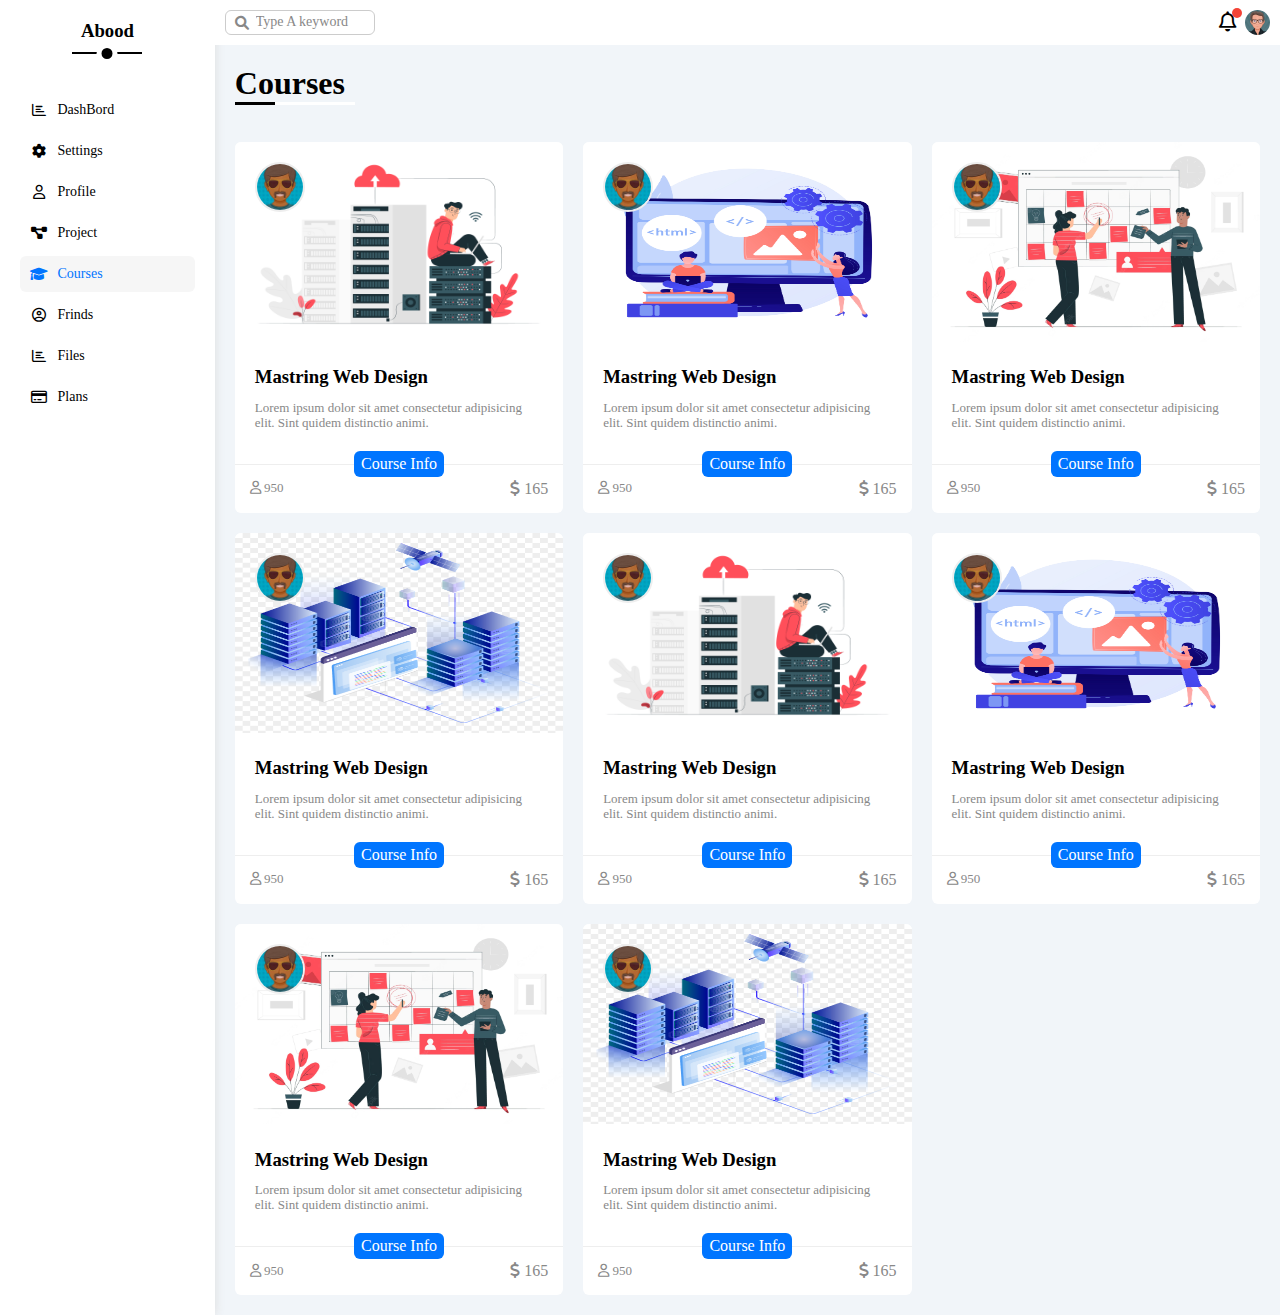
<file: courses.html>
<!DOCTYPE html>
<html lang="en">

<head>
  <meta charset="UTF-8">
  <meta http-equiv="X-UA-Compatible" content="IE=edge">
  <meta name="viewport" content="width=device-width, initial-scale=1.0">
  <!-- Import The FontAwesome Fill -->
  <link rel="stylesheet" href="Css/all.min.css">
  <!-- Import The FramWork File -->
  <link rel="stylesheet" href="Css/framworke.css">
  <!-- Imort The Normliz File -->
  <link rel="stylesheet" href="Css/Normliz.css">
  <!-- Import  The Main Style File -->
  <link rel="stylesheet" href="Css/main.css">
  <title>Courses</title>
</head>

<body>
  <div class="page d-flex">
    <!-- Start Sidebar -->
    <div class="sidebar bg-white p-20 p-relative">
      <h3 class=" mt-0 p-relative text-c ">Abood</h3>
      <ul>
        <li>
          <a class="d-flex align-center fs-14 c-black rad-6 p-10" href="index.html">
            <i class="fa-regular fa-fw fa-chart-bar"></i>
            <span class="d-none fs-14 ml-10">DashBord</span>
          </a>
        </li>
        <li>
          <a class="d-flex align-center fs-14 c-black rad-6 p-10" href="settings.html">
            <i class="fa-solid fa-fw fa-gear"></i>
            <span class="d-none fs-14 ml-10">Settings</span>
          </a>
        </li>
        <li>
          <a class="d-flex align-center fs-14 c-black rad-6 p-10" href="profile.html">
            <i class="fa-regular fa-fw fa-user"></i>
            <span class=" d-none fs-14 ml-10">Profile</span>
          </a>
        </li>
        <li>
          <a class="d-flex align-center fs-14 c-black rad-6 p-10" href="project.html">
            <i class="fa-solid fa-fw fa-diagram-project"></i>
            <span class="d-none fs-14 ml-10">Project</span>
          </a>
        </li>
        <li>
          <a class="active d-flex align-center fs-14 c-black rad-6 p-10" href="courses.html">
            <i class="fa-solid fa-fw fa-graduation-cap"></i>
            <span class="d-none fs-14 ml-10">Courses</span>
          </a>
        </li>
        <li>
          <a class="d-flex align-center fs-14 c-black rad-6 p-10" href="frinds.html">
            <i class="fa-regular fa-circle-user fa-fw"></i>
            <span class="d-none fs-14 ml-10">Frinds</span>
          </a>
        </li>
        <li>
          <a class="d-flex align-center fs-14 c-black rad-6 p-10" href="files.html">
            <i class="fa-regular fa-fw fa-chart-bar"></i>
            <span class=" d-none fs-14 ml-10">Files</span>
          </a>
        </li>
        <li>
          <a class="d-flex align-center fs-14 c-black rad-6 p-10" href="plans.html">
            <i class="fa-regular fa-fw fa-credit-card"></i>
            <span class=" d-none fs-14 ml-10">Plans</span>
          </a>
        </li>
      </ul>
    </div>
    <!-- End Sidebar -->
    <!-- Start Content -->
    <div class="content w-100">
      <!-- Start Head -->
      <div class="head between-flex bg-white p-10 p-relative">
        <div class="search prelative">
          <input class="text" type="search" placeholder="Type A keyword">
        </div>
        <div class="icons d-flex align-center">
          <span class="p-relative notification">
            <i class="fa-regular fa-bell fa-lg"></i>
          </span>
          <img src="Images/avatar.jpg" alt="">
        </div>
      </div>
      <!-- End Head -->
      <h1 class="main-heading p-relative">Courses</h1>
      <div class="courses-page d-grid gap-20 m-20">
        <div class="course rad-6 bg-white p-relative">
          <img src="Images/course1.jpg" alt="" class="cover">
          <img src="Images/avatar4.jfif" alt="" class="instructre">
          <div class="p-20">
            <h3 class="m-0">Mastring Web Design</h3>
            <p class="fs-13 c-gray">Lorem ipsum dolor sit amet consectetur adipisicing elit. Sint quidem distinctio
              animi.
            </p>
          </div>
          <div class="info p-15 between-flex p-relative">
            <span class="title bg-blue c-white main-btn info-btn">Course Info</span>
            <span class="c-gray fs-13">
              <i class="fa-regular fa-user"></i>
              950
            </span>
            <span class="c-gray" fs-13>
              <i class="fa-solid fa-dollar-sign"></i>
              165
            </span>
          </div>
        </div>
        <div class="course rad-6 bg-white p-relative">
          <img src="Images/course2.jpg" alt="" class="cover">
          <img src="Images/avatar4.jfif" alt="" class="instructre">
          <div class="p-20">
            <h3 class="m-0">Mastring Web Design</h3>
            <p class="fs-13 c-gray">Lorem ipsum dolor sit amet consectetur adipisicing elit. Sint quidem distinctio
              animi.
            </p>
          </div>
          <div class="info p-15 between-flex p-relative">
            <span class="title bg-blue c-white main-btn info-btn">Course Info</span>
            <span class="c-gray fs-13">
              <i class="fa-regular fa-user"></i>
              950
            </span>
            <span class="c-gray" fs-13>
              <i class="fa-solid fa-dollar-sign"></i>
              165
            </span>
          </div>
        </div>
        <div class="course rad-6 bg-white p-relative">
          <img src="Images/course3.jpg" alt="" class="cover">
          <img src="Images/avatar4.jfif" alt="" class="instructre">
          <div class="p-20">
            <h3 class="m-0">Mastring Web Design</h3>
            <p class="fs-13 c-gray">Lorem ipsum dolor sit amet consectetur adipisicing elit. Sint quidem distinctio
              animi.
            </p>
          </div>
          <div class="info p-15 between-flex p-relative">
            <span class="title bg-blue c-white main-btn info-btn">Course Info</span>
            <span class="c-gray fs-13">
              <i class="fa-regular fa-user"></i>
              950
            </span>
            <span class="c-gray" fs-13>
              <i class="fa-solid fa-dollar-sign"></i>
              165
            </span>
          </div>
        </div>
        <div class="course rad-6 bg-white p-relative">
          <img src="Images/course4.png" alt="" class="cover">
          <img src="Images/avatar4.jfif" alt="" class="instructre">
          <div class="p-20">
            <h3 class="m-0">Mastring Web Design</h3>
            <p class="fs-13 c-gray">Lorem ipsum dolor sit amet consectetur adipisicing elit. Sint quidem distinctio
              animi.
            </p>
          </div>
          <div class="info p-15 between-flex p-relative">
            <span class="title bg-blue c-white main-btn info-btn">Course Info</span>
            <span class="c-gray fs-13">
              <i class="fa-regular fa-user"></i>
              950
            </span>
            <span class="c-gray" fs-13>
              <i class="fa-solid fa-dollar-sign"></i>
              165
            </span>
          </div>
        </div>
        <div class="course rad-6 bg-white p-relative">
          <img src="Images/course1.jpg" alt="" class="cover">
          <img src="Images/avatar4.jfif" alt="" class="instructre">
          <div class="p-20">
            <h3 class="m-0">Mastring Web Design</h3>
            <p class="fs-13 c-gray">Lorem ipsum dolor sit amet consectetur adipisicing elit. Sint quidem distinctio
              animi.
            </p>
          </div>
          <div class="info p-15 between-flex p-relative">
            <span class="title bg-blue c-white main-btn info-btn">Course Info</span>
            <span class="c-gray fs-13">
              <i class="fa-regular fa-user"></i>
              950
            </span>
            <span class="c-gray" fs-13>
              <i class="fa-solid fa-dollar-sign"></i>
              165
            </span>
          </div>
        </div>
        <div class="course rad-6 bg-white p-relative">
          <img src="Images/course2.jpg" alt="" class="cover">
          <img src="Images/avatar4.jfif" alt="" class="instructre">
          <div class="p-20">
            <h3 class="m-0">Mastring Web Design</h3>
            <p class="fs-13 c-gray">Lorem ipsum dolor sit amet consectetur adipisicing elit. Sint quidem distinctio
              animi.
            </p>
          </div>
          <div class="info p-15 between-flex p-relative">
            <span class="title bg-blue c-white main-btn info-btn">Course Info</span>
            <span class="c-gray fs-13">
              <i class="fa-regular fa-user"></i>
              950
            </span>
            <span class="c-gray" fs-13>
              <i class="fa-solid fa-dollar-sign"></i>
              165
            </span>
          </div>
        </div>
        <div class="course rad-6 bg-white p-relative">
          <img src="Images/course3.jpg" alt="" class="cover">
          <img src="Images/avatar4.jfif" alt="" class="instructre">
          <div class="p-20">
            <h3 class="m-0">Mastring Web Design</h3>
            <p class="fs-13 c-gray">Lorem ipsum dolor sit amet consectetur adipisicing elit. Sint quidem distinctio
              animi.
            </p>
          </div>
          <div class="info p-15 between-flex p-relative">
            <span class="title bg-blue c-white main-btn info-btn">Course Info</span>
            <span class="c-gray fs-13">
              <i class="fa-regular fa-user"></i>
              950
            </span>
            <span class="c-gray" fs-13>
              <i class="fa-solid fa-dollar-sign"></i>
              165
            </span>
          </div>
        </div>
        <div class="course rad-6 bg-white p-relative">
          <img src="Images/course4.png" alt="" class="cover">
          <img src="Images/avatar4.jfif" alt="" class="instructre">
          <div class="p-20">
            <h3 class="m-0">Mastring Web Design</h3>
            <p class="fs-13 c-gray">Lorem ipsum dolor sit amet consectetur adipisicing elit. Sint quidem distinctio
              animi.
            </p>
          </div>
          <div class="info p-15 between-flex p-relative">
            <span class="title bg-blue c-white main-btn info-btn">Course Info</span>
            <span class="c-gray fs-13">
              <i class="fa-regular fa-user"></i>
              950
            </span>
            <span class="c-gray" fs-13>
              <i class="fa-solid fa-dollar-sign"></i>
              165
            </span>
          </div>
        </div>
      </div>
    </div>
  </div>
</body>

</html>
</file>
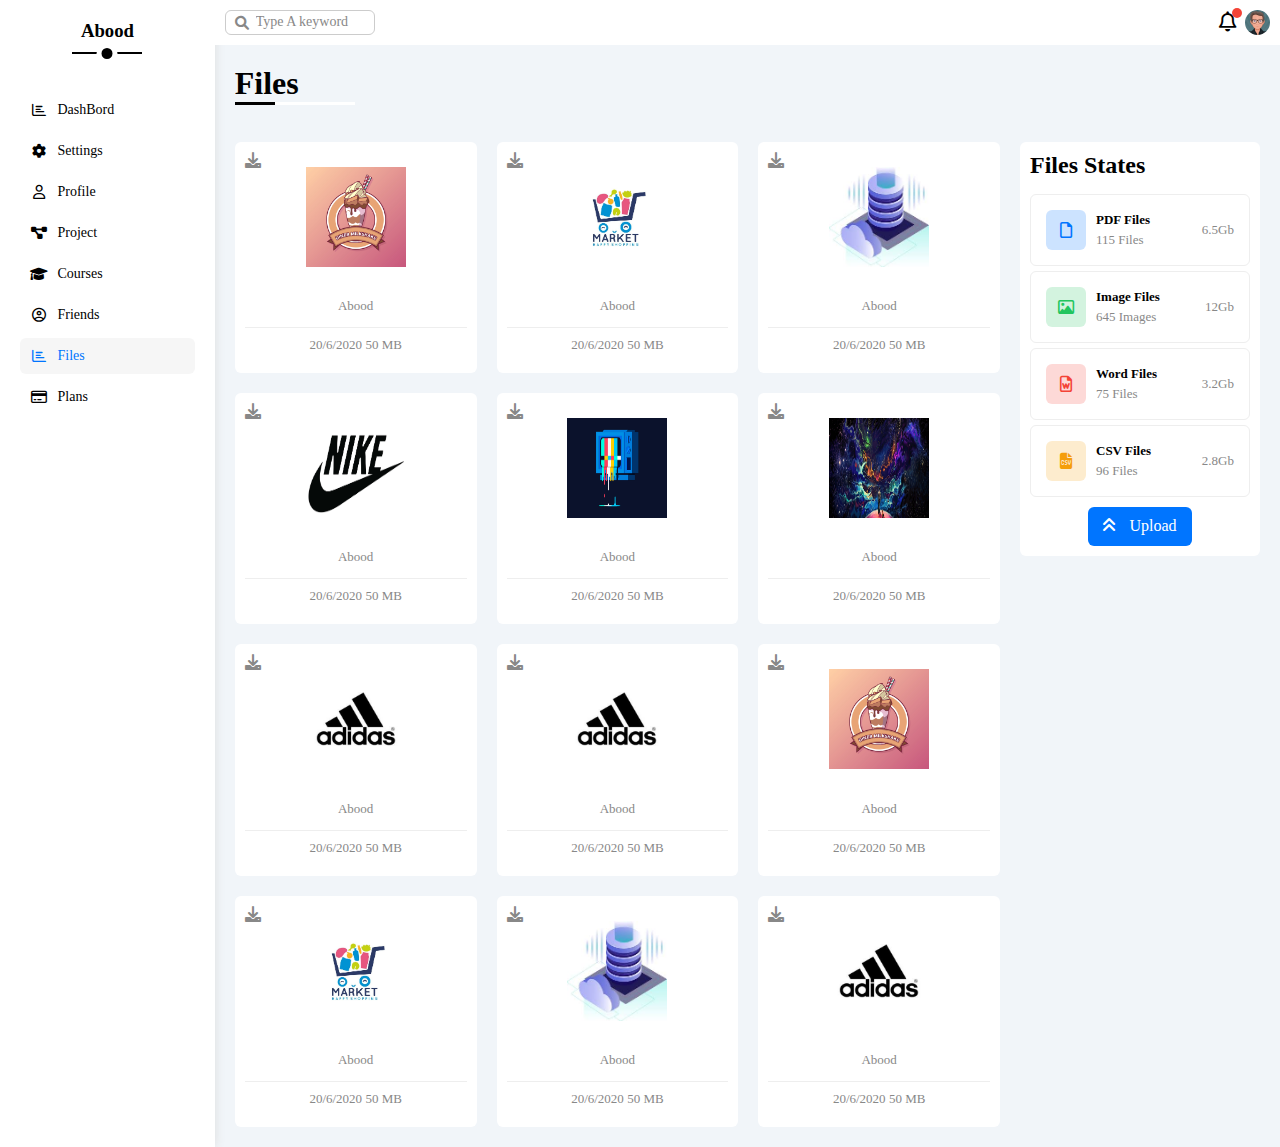
<file: files.html>
<!DOCTYPE html>
<html lang="en">

<head>
  <meta charset="UTF-8">
  <meta http-equiv="X-UA-Compatible" content="IE=edge">
  <meta name="viewport" content="width=device-width, initial-scale=1.0">
  <!-- Import The FontAwesome Fill -->
  <link rel="stylesheet" href="Css/all.min.css">
  <!-- Import The FramWork File -->
  <link rel="stylesheet" href="Css/framworke.css">
  <!-- Imort The Normliz File -->
  <link rel="stylesheet" href="Css/Normliz.css">
  <!-- Import  The Main Style File -->
  <link rel="stylesheet" href="Css/main.css">
  <title>Frindes</title>
</head>

<body>
  <div class="page d-flex">
    <!-- Start Sidebar -->
    <div class="sidebar bg-white p-20 p-relative">
      <h3 class=" mt-0 p-relative text-c ">Abood</h3>
      <ul>
        <li>
          <a class="d-flex align-center fs-14 c-black rad-6 p-10" href="index.html">
            <i class="fa-regular fa-fw fa-chart-bar"></i>
            <span class="d-none fs-14 ml-10">DashBord</span>
          </a>
        </li>
        <li>
          <a class="d-flex align-center fs-14 c-black rad-6 p-10" href="settings.html">
            <i class="fa-solid fa-fw fa-gear"></i>
            <span class="d-none fs-14 ml-10">Settings</span>
          </a>
        </li>
        <li>
          <a class="d-flex align-center fs-14 c-black rad-6 p-10" href="profile.html">
            <i class="fa-regular fa-fw fa-user"></i>
            <span class=" d-none fs-14 ml-10">Profile</span>
          </a>
        </li>
        <li>
          <a class="d-flex align-center fs-14 c-black rad-6 p-10" href="project.html">
            <i class="fa-solid fa-fw fa-diagram-project"></i>
            <span class="d-none fs-14 ml-10">Project</span>
          </a>
        </li>
        <li>
          <a class="d-flex align-center fs-14 c-black rad-6 p-10" href="courses.html">
            <i class="fa-solid fa-fw fa-graduation-cap"></i>
            <span class="d-none fs-14 ml-10">Courses</span>
          </a>
        </li>
        <li>
          <a class="d-flex align-center fs-14 c-black rad-6 p-10" href="frinds.html">
            <i class="fa-regular fa-circle-user fa-fw"></i>
            <span class="d-none fs-14 ml-10">Friends</span>
          </a>
        </li>
        <li>
          <a class="active d-flex align-center fs-14 c-black rad-6 p-10" href="files.html">
            <i class="fa-regular fa-fw fa-chart-bar"></i>
            <span class=" d-none fs-14 ml-10">Files</span>
          </a>
        </li>
        <li>
          <a class="d-flex align-center fs-14 c-black rad-6 p-10" href="plans.html">
            <i class="fa-regular fa-fw fa-credit-card"></i>
            <span class=" d-none fs-14 ml-10">Plans</span>
          </a>
        </li>
      </ul>
    </div>
    <!-- End Sidebar -->
    <!-- Start Content -->
    <div class="content w-100">
      <!-- Start Head -->
      <div class="head between-flex bg-white p-10 p-relative">
        <div class="search prelative">
          <input class="text" type="search" placeholder="Type A keyword">
        </div>
        <div class="icons d-flex align-center">
          <span class="p-relative notification">
            <i class="fa-regular fa-bell fa-lg"></i>
          </span>
          <img src="Images/avatar.jpg" alt="">
        </div>
      </div>
      <!-- End Head -->
      <h1 class="main-heading p-relative">Files</h1>
      <div class="files-page d-flex gap-20 m-20">
        <div class="files-states rad-6 bg-white p-10">
          <h2 class="mt-0 mb-15 text-c-mobile">Files States</h2>
          <div class="d-flex align-center p-10 b-eee p-15 rad-6 fs-13 mb-5">
            <i class="fa-regular fa-file fa-lg blue c-blue center-flex icon"></i>
            <div class="info">
              <span class="fw-bold">PDF Files</span>
              <span class="c-gray d-block mt-5">115 Files</span>
            </div>
            <div class="size c-gray">6.5Gb</div>
          </div>
          <div class="d-flex align-center p-10 b-eee p-15 rad-6 fs-13 mb-5">
            <i class="fa-regular fa-image fa-lg green c-green center-flex icon"></i>
            <div class="info">
              <span class="fw-bold">Image Files</span>
              <span class="c-gray d-block mt-5">645 Images</span>
            </div>
            <div class="size c-gray">12Gb</div>
          </div>
          <div class="d-flex align-center p-10 b-eee p-15 rad-6 fs-13 mb-5">
            <i class="fa-regular fa-file-word fa-lg red c-red center-flex icon"></i>
            <div class="info">
              <span class="fw-bold">Word Files</span>
              <span class="c-gray d-block mt-5">75 Files</span>
            </div>
            <div class="size c-gray">3.2Gb</div>
          </div>
          <div class="d-flex align-center p-10 b-eee p-15 rad-6 fs-13">
            <i class="fa-solid fa-file-csv fa-lg orange c-orange center-flex icon"></i>
            <div class="info">
              <span class="fw-bold">CSV Files</span>
              <span class="c-gray d-block mt-5">96 Files</span>
            </div>
            <div class="size c-gray">2.8Gb</div>
          </div>
          <a href="#" class="upload main-btn bg-blue c-white d-block w-fit">
            <i class="fa-solid fa-angles-up mr-10"></i>
            Upload
          </a>
        </div>
        <div class="file-content d-grid gap-20">
          <div class="file bg-white rad-6 p-10">
            <i class="fa-solid fa-download c-gray p-absolute"></i>
            <div class="icon text-c">
              <img class="mt-15 mb-15" src="Images/file2.jpg" alt="">
            </div>
            <div class="text-c mb-10 fs-14">
              <p class="c-gray fs-13">Abood</p>
              <div class="info flex-between mt-10 pt-10 fs-13 c-gray">
                <span>20/6/2020</span>
                <span>50 MB</span>
              </div>
            </div>
          </div>
          <div class="file bg-white rad-6 p-10">
            <i class="fa-solid fa-download c-gray p-absolute"></i>
            <div class="icon text-c">
              <img class="mt-15 mb-15" src="Images/file3.jfif" alt="">
            </div>
            <div class="text-c mb-10 fs-14">
              <p class="c-gray fs-13">Abood</p>
              <div class="info flex-between mt-10 pt-10 fs-13 c-gray">
                <span>20/6/2020</span>
                <span>50 MB</span>
              </div>
            </div>
          </div>
          <div class="file bg-white rad-6 p-10">
            <i class="fa-solid fa-download c-gray p-absolute"></i>
            <div class="icon text-c">
              <img class="mt-15 mb-15" src="Images/file4.jpeg" alt="">
            </div>
            <div class="text-c mb-10 fs-14">
              <p class="c-gray fs-13">Abood</p>
              <div class="info flex-between mt-10 pt-10 fs-13 c-gray">
                <span>20/6/2020</span>
                <span>50 MB</span>
              </div>
            </div>
          </div>
          <div class="file bg-white rad-6 p-10">
            <i class="fa-solid fa-download c-gray p-absolute"></i>
            <div class="icon text-c">
              <img class="mt-15 mb-15" src="Images/file5.jpg" alt="">
            </div>
            <div class="text-c mb-10 fs-14">
              <p class="c-gray fs-13">Abood</p>
              <div class="info flex-between mt-10 pt-10 fs-13 c-gray">
                <span>20/6/2020</span>
                <span>50 MB</span>
              </div>
            </div>
          </div>
          <div class="file bg-white rad-6 p-10">
            <i class="fa-solid fa-download c-gray p-absolute"></i>
            <div class="icon text-c">
              <img class="mt-15 mb-15" src="Images/file6.jpg" alt="">
            </div>
            <div class="text-c mb-10 fs-14">
              <p class="c-gray fs-13">Abood</p>
              <div class="info flex-between mt-10 pt-10 fs-13 c-gray">
                <span>20/6/2020</span>
                <span>50 MB</span>
              </div>
            </div>
          </div>
          <div class="file bg-white rad-6 p-10">
            <i class="fa-solid fa-download c-gray p-absolute"></i>
            <div class="icon text-c">
              <img class="mt-15 mb-15" src="Images/file7.jpg" alt="">
            </div>
            <div class="text-c mb-10 fs-14">
              <p class="c-gray fs-13">Abood</p>
              <div class="info flex-between mt-10 pt-10 fs-13 c-gray">
                <span>20/6/2020</span>
                <span>50 MB</span>
              </div>
            </div>
          </div>
          <div class="file bg-white rad-6 p-10">
            <i class="fa-solid fa-download c-gray p-absolute"></i>
            <div class="icon text-c">
              <img class="mt-15 mb-15" src="Images/file1.jpeg" alt="">
            </div>
            <div class="text-c mb-10 fs-14">
              <p class="c-gray fs-13">Abood</p>
              <div class="info flex-between mt-10 pt-10 fs-13 c-gray">
                <span>20/6/2020</span>
                <span>50 MB</span>
              </div>
            </div>
          </div>
          <div class="file bg-white rad-6 p-10">
            <i class="fa-solid fa-download c-gray p-absolute"></i>
            <div class="icon text-c">
              <img class="mt-15 mb-15" src="Images/file1.jpeg" alt="">
            </div>
            <div class="text-c mb-10 fs-14">
              <p class="c-gray fs-13">Abood</p>
              <div class="info flex-between mt-10 pt-10 fs-13 c-gray">
                <span>20/6/2020</span>
                <span>50 MB</span>
              </div>
            </div>
          </div>
          <div class="file bg-white rad-6 p-10">
            <i class="fa-solid fa-download c-gray p-absolute"></i>
            <div class="icon text-c">
              <img class="mt-15 mb-15" src="Images/file2.jpg" alt="">
            </div>
            <div class="text-c mb-10 fs-14">
              <p class="c-gray fs-13">Abood</p>
              <div class="info flex-between mt-10 pt-10 fs-13 c-gray">
                <span>20/6/2020</span>
                <span>50 MB</span>
              </div>
            </div>
          </div>
          <div class="file bg-white rad-6 p-10">
            <i class="fa-solid fa-download c-gray p-absolute"></i>
            <div class="icon text-c">
              <img class="mt-15 mb-15" src="Images/file3.jfif" alt="">
            </div>
            <div class="text-c mb-10 fs-14">
              <p class="c-gray fs-13">Abood</p>
              <div class="info flex-between mt-10 pt-10 fs-13 c-gray">
                <span>20/6/2020</span>
                <span>50 MB</span>
              </div>
            </div>
          </div>
          <div class="file bg-white rad-6 p-10">
            <i class="fa-solid fa-download c-gray p-absolute"></i>
            <div class="icon text-c">
              <img class="mt-15 mb-15" src="Images/file4.jpeg" alt="">
            </div>
            <div class="text-c mb-10 fs-14">
              <p class="c-gray fs-13">Abood</p>
              <div class="info flex-between mt-10 pt-10 fs-13 c-gray">
                <span>20/6/2020</span>
                <span>50 MB</span>
              </div>
            </div>
          </div>
          <div class="file bg-white rad-6 p-10">
            <i class="fa-solid fa-download c-gray p-absolute"></i>
            <div class="icon text-c">
              <img class="mt-15 mb-15" src="Images/file1.jpeg" alt="">
            </div>
            <div class="text-c mb-10 fs-14">
              <p class="c-gray fs-13">Abood</p>
              <div class="info flex-between mt-10 pt-10 fs-13 c-gray">
                <span>20/6/2020</span>
                <span>50 MB</span>
              </div>
            </div>
          </div>
        </div>
      </div>
    </div>
  </div>
</body>

</html>
</file>
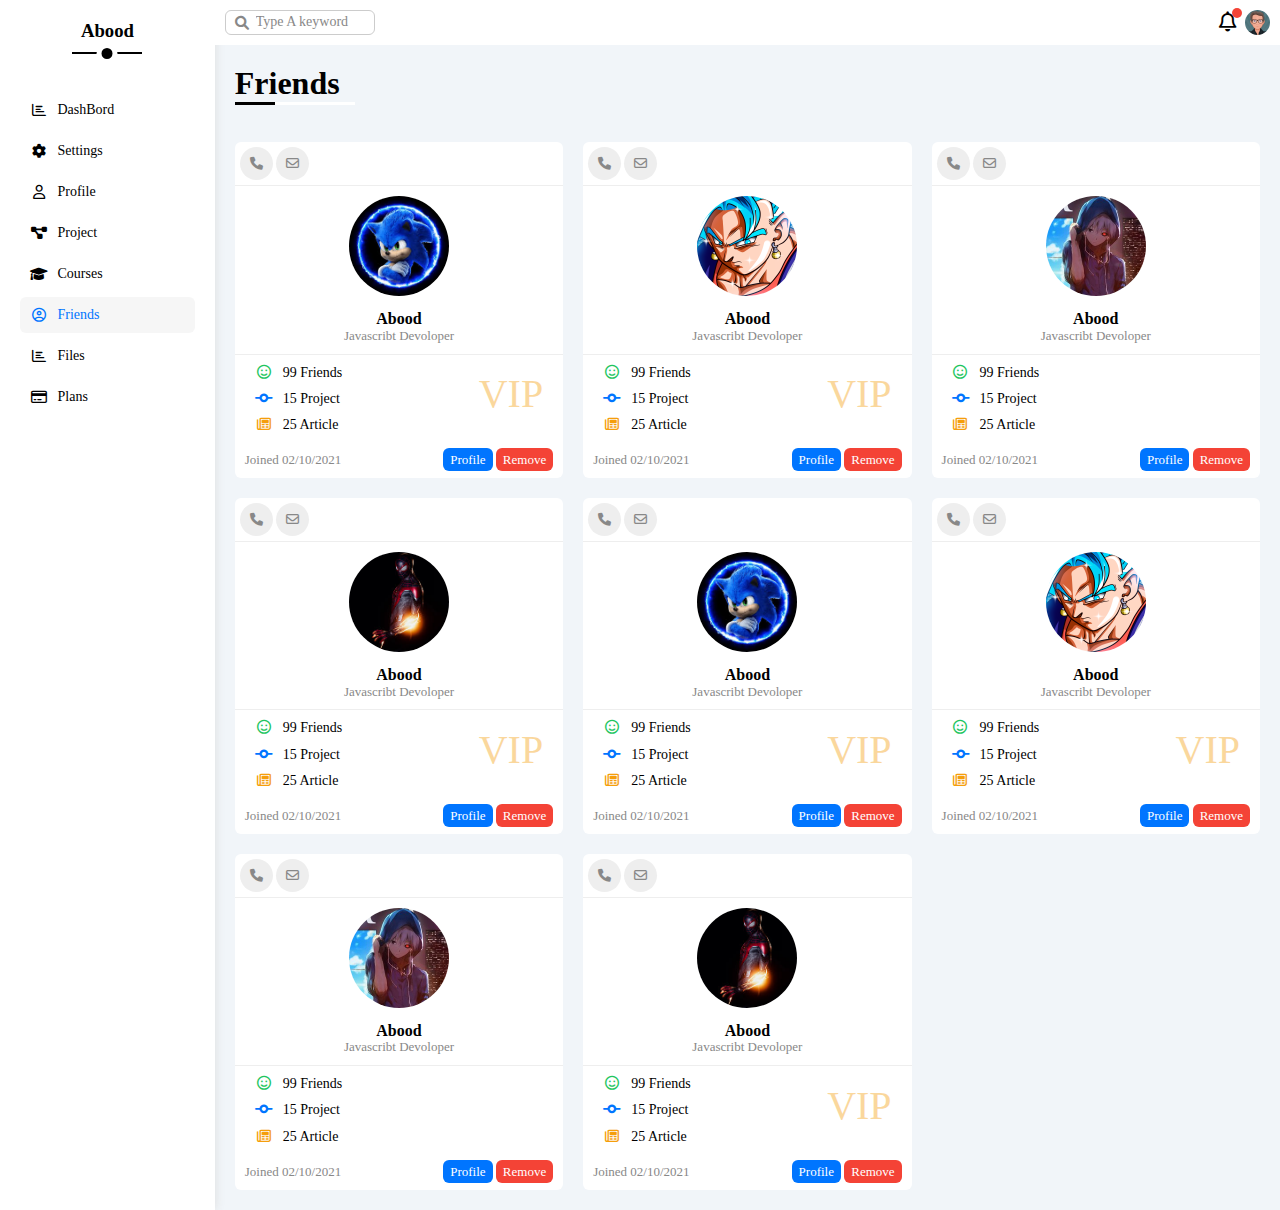
<file: frinds.html>
<!DOCTYPE html>
<html lang="en">

<head>
  <meta charset="UTF-8">
  <meta http-equiv="X-UA-Compatible" content="IE=edge">
  <meta name="viewport" content="width=device-width, initial-scale=1.0">
  <!-- Import The FontAwesome Fill -->
  <link rel="stylesheet" href="Css/all.min.css">
  <!-- Import The FramWork File -->
  <link rel="stylesheet" href="Css/framworke.css">
  <!-- Imort The Normliz File -->
  <link rel="stylesheet" href="Css/Normliz.css">
  <!-- Import  The Main Style File -->
  <link rel="stylesheet" href="Css/main.css">
  <title>Frindes</title>
</head>

<body>
  <div class="page d-flex">
    <!-- Start Sidebar -->
    <div class="sidebar bg-white p-20 p-relative">
      <h3 class=" mt-0 p-relative text-c ">Abood</h3>
      <ul>
        <li>
          <a class="d-flex align-center fs-14 c-black rad-6 p-10" href="index.html">
            <i class="fa-regular fa-fw fa-chart-bar"></i>
            <span class="d-none fs-14 ml-10">DashBord</span>
          </a>
        </li>
        <li>
          <a class="d-flex align-center fs-14 c-black rad-6 p-10" href="settings.html">
            <i class="fa-solid fa-fw fa-gear"></i>
            <span class="d-none fs-14 ml-10">Settings</span>
          </a>
        </li>
        <li>
          <a class="d-flex align-center fs-14 c-black rad-6 p-10" href="profile.html">
            <i class="fa-regular fa-fw fa-user"></i>
            <span class=" d-none fs-14 ml-10">Profile</span>
          </a>
        </li>
        <li>
          <a class="d-flex align-center fs-14 c-black rad-6 p-10" href="project.html">
            <i class="fa-solid fa-fw fa-diagram-project"></i>
            <span class="d-none fs-14 ml-10">Project</span>
          </a>
        </li>
        <li>
          <a class="d-flex align-center fs-14 c-black rad-6 p-10" href="courses.html">
            <i class="fa-solid fa-fw fa-graduation-cap"></i>
            <span class="d-none fs-14 ml-10">Courses</span>
          </a>
        </li>
        <li>
          <a class="active d-flex align-center fs-14 c-black rad-6 p-10" href="frinds.html">
            <i class="fa-regular fa-circle-user fa-fw"></i>
            <span class="d-none fs-14 ml-10">Friends</span>
          </a>
        </li>
        <li>
          <a class="d-flex align-center fs-14 c-black rad-6 p-10" href="files.html">
            <i class="fa-regular fa-fw fa-chart-bar"></i>
            <span class=" d-none fs-14 ml-10">Files</span>
          </a>
        </li>
        <li>
          <a class="d-flex align-center fs-14 c-black rad-6 p-10" href="plans.html">
            <i class="fa-regular fa-fw fa-credit-card"></i>
            <span class=" d-none fs-14 ml-10">Plans</span>
          </a>
        </li>
      </ul>
    </div>
    <!-- End Sidebar -->
    <!-- Start Content -->
    <div class="content w-100">
      <!-- Start Head -->
      <div class="head between-flex bg-white p-10 p-relative">
        <div class="search prelative">
          <input class="text" type="search" placeholder="Type A keyword">
        </div>
        <div class="icons d-flex align-center">
          <span class="p-relative notification">
            <i class="fa-regular fa-bell fa-lg"></i>
          </span>
          <img src="Images/avatar.jpg" alt="">
        </div>
      </div>
      <!-- End Head -->
      <h1 class="main-heading p-relative">Friends</h1>
      <div class="friends-page d-grid gap-20 m-20">
        <div class="friend rad-6 bg-white p-relative">
          <div class="contact c-gray fs-13">
            <i class="fa-solid fa-phone"></i>
            <i class="fa-regular fa-envelope"></i>
          </div>
          <div class="text-c">
            <img src="Images/friend2.jfif" alt="" class="logo rad-50 mt-10 mb-10">
            <h4 class="m-0">Abood</h4>
            <p class="c-gray fs-13 mt-0 mb-5">Javascribt Devoloper</p>
          </div>
          <div class="icons fs-14 p-relative">
            <div class="mb-10">
              <i class="fa-regular fa-face-smile fa-fw c-green"></i>
              <span>99 Friends</span>
            </div>
            <div class="mb-10">
              <i class="fa-solid fa-code-commit fa-fw c-blue"></i>
              <span>15 Project</span>
            </div>
            <div class="mb-10">
              <i class="fa-regular fa-newspaper fa-fw c-orange"></i>
              <span>25 Article</span>
            </div>
            <span class="vip c-orange">VIP</span>
          </div>
          <div class="info between-flex fs-13">
            <span class="c-gray">Joined 02/10/2021</span>
            <div>
              <a href=" Profile.html" class="c-white bg-blue main-btn">Profile</a>
              <a href="#" class="c-white bg-red main-btn">Remove</a>
            </div>
          </div>
        </div>
        <div class="friend rad-6 bg-white p-relative">
          <div class="contact c-gray fs-13">
            <i class="fa-solid fa-phone"></i>
            <i class="fa-regular fa-envelope"></i>
          </div>
          <div class="text-c">
            <img src="Images/friend3.png" alt="" class="logo rad-50 mt-10 mb-10">
            <h4 class="m-0">Abood</h4>
            <p class="c-gray fs-13 mt-0 mb-5">Javascribt Devoloper</p>
          </div>
          <div class="icons fs-14 p-relative">
            <div class="mb-10">
              <i class="fa-regular fa-face-smile fa-fw c-green"></i>
              <span>99 Friends</span>
            </div>
            <div class="mb-10">
              <i class="fa-solid fa-code-commit fa-fw c-blue"></i>
              <span>15 Project</span>
            </div>
            <div class="mb-10">
              <i class="fa-regular fa-newspaper fa-fw c-orange"></i>
              <span>25 Article</span>
            </div>
            <span class="vip c-orange">VIP</span>
          </div>
          <div class="info between-flex fs-13">
            <span class="c-gray">Joined 02/10/2021</span>
            <div>
              <a href=" Profile.html" class="c-white bg-blue main-btn">Profile</a>
              <a href="#" class="c-white bg-red main-btn">Remove</a>
            </div>
          </div>
        </div>
        <div class="friend rad-6 bg-white p-relative">
          <div class="contact c-gray fs-13">
            <i class="fa-solid fa-phone"></i>
            <i class="fa-regular fa-envelope"></i>
          </div>
          <div class="text-c">
            <img src="Images/friend4.jpg" alt="" class="logo rad-50 mt-10 mb-10">
            <h4 class="m-0">Abood</h4>
            <p class="c-gray fs-13 mt-0 mb-5">Javascribt Devoloper</p>
          </div>
          <div class="icons fs-14 p-relative">
            <div class="mb-10">
              <i class="fa-regular fa-face-smile fa-fw c-green"></i>
              <span>99 Friends</span>
            </div>
            <div class="mb-10">
              <i class="fa-solid fa-code-commit fa-fw c-blue"></i>
              <span>15 Project</span>
            </div>
            <div class="mb-10">
              <i class="fa-regular fa-newspaper fa-fw c-orange"></i>
              <span>25 Article</span>
            </div>
          </div>
          <div class="info between-flex fs-13">
            <span class="c-gray">Joined 02/10/2021</span>
            <div>
              <a href=" Profile.html" class="c-white bg-blue main-btn">Profile</a>
              <a href="#" class="c-white bg-red main-btn">Remove</a>
            </div>
          </div>
        </div>
        <div class="friend rad-6 bg-white p-relative">
          <div class="contact c-gray fs-13">
            <i class="fa-solid fa-phone"></i>
            <i class="fa-regular fa-envelope"></i>
          </div>
          <div class="text-c">
            <img src="Images/friend1.jfif" alt="" class="logo rad-50 mt-10 mb-10">
            <h4 class="m-0">Abood</h4>
            <p class="c-gray fs-13 mt-0 mb-5">Javascribt Devoloper</p>
          </div>
          <div class="icons fs-14 p-relative">
            <div class="mb-10">
              <i class="fa-regular fa-face-smile fa-fw c-green"></i>
              <span>99 Friends</span>
            </div>
            <div class="mb-10">
              <i class="fa-solid fa-code-commit fa-fw c-blue"></i>
              <span>15 Project</span>
            </div>
            <div class="mb-10">
              <i class="fa-regular fa-newspaper fa-fw c-orange"></i>
              <span>25 Article</span>
            </div>
            <span class="vip c-orange">VIP</span>
          </div>
          <div class="info between-flex fs-13">
            <span class="c-gray">Joined 02/10/2021</span>
            <div>
              <a href=" Profile.html" class="c-white bg-blue main-btn">Profile</a>
              <a href="#" class="c-white bg-red main-btn">Remove</a>
            </div>
          </div>
        </div>
        <div class="friend rad-6 bg-white p-relative">
          <div class="contact c-gray fs-13">
            <i class="fa-solid fa-phone"></i>
            <i class="fa-regular fa-envelope"></i>
          </div>
          <div class="text-c">
            <img src="Images/friend2.jfif" alt="" class="logo rad-50 mt-10 mb-10">
            <h4 class="m-0">Abood</h4>
            <p class="c-gray fs-13 mt-0 mb-5">Javascribt Devoloper</p>
          </div>
          <div class="icons fs-14 p-relative">
            <div class="mb-10">
              <i class="fa-regular fa-face-smile fa-fw c-green"></i>
              <span>99 Friends</span>
            </div>
            <div class="mb-10">
              <i class="fa-solid fa-code-commit fa-fw c-blue"></i>
              <span>15 Project</span>
            </div>
            <div class="mb-10">
              <i class="fa-regular fa-newspaper fa-fw c-orange"></i>
              <span>25 Article</span>
            </div>
            <span class="vip c-orange">VIP</span>
          </div>
          <div class="info between-flex fs-13">
            <span class="c-gray">Joined 02/10/2021</span>
            <div>
              <a href=" Profile.html" class="c-white bg-blue main-btn">Profile</a>
              <a href="#" class="c-white bg-red main-btn">Remove</a>
            </div>
          </div>
        </div>
        <div class="friend rad-6 bg-white p-relative">
          <div class="contact c-gray fs-13">
            <i class="fa-solid fa-phone"></i>
            <i class="fa-regular fa-envelope"></i>
          </div>
          <div class="text-c">
            <img src="Images/friend3.png" alt="" class="logo rad-50 mt-10 mb-10">
            <h4 class="m-0">Abood</h4>
            <p class="c-gray fs-13 mt-0 mb-5">Javascribt Devoloper</p>
          </div>
          <div class="icons fs-14 p-relative">
            <div class="mb-10">
              <i class="fa-regular fa-face-smile fa-fw c-green"></i>
              <span>99 Friends</span>
            </div>
            <div class="mb-10">
              <i class="fa-solid fa-code-commit fa-fw c-blue"></i>
              <span>15 Project</span>
            </div>
            <div class="mb-10">
              <i class="fa-regular fa-newspaper fa-fw c-orange"></i>
              <span>25 Article</span>
            </div>
            <span class="vip c-orange">VIP</span>
          </div>
          <div class="info between-flex fs-13">
            <span class="c-gray">Joined 02/10/2021</span>
            <div>
              <a href=" Profile.html" class="c-white bg-blue main-btn">Profile</a>
              <a href="#" class="c-white bg-red main-btn">Remove</a>
            </div>
          </div>
        </div>
        <div class="friend rad-6 bg-white p-relative">
          <div class="contact c-gray fs-13">
            <i class="fa-solid fa-phone"></i>
            <i class="fa-regular fa-envelope"></i>
          </div>
          <div class="text-c">
            <img src="Images/friend4.jpg" alt="" class="logo rad-50 mt-10 mb-10">
            <h4 class="m-0">Abood</h4>
            <p class="c-gray fs-13 mt-0 mb-5">Javascribt Devoloper</p>
          </div>
          <div class="icons fs-14 p-relative">
            <div class="mb-10">
              <i class="fa-regular fa-face-smile fa-fw c-green"></i>
              <span>99 Friends</span>
            </div>
            <div class="mb-10">
              <i class="fa-solid fa-code-commit fa-fw c-blue"></i>
              <span>15 Project</span>
            </div>
            <div class="mb-10">
              <i class="fa-regular fa-newspaper fa-fw c-orange"></i>
              <span>25 Article</span>
            </div>
          </div>
          <div class="info between-flex fs-13">
            <span class="c-gray">Joined 02/10/2021</span>
            <div>
              <a href=" Profile.html" class="c-white bg-blue main-btn">Profile</a>
              <a href="#" class="c-white bg-red main-btn">Remove</a>
            </div>
          </div>
        </div>
        <div class="friend rad-6 bg-white p-relative">
          <div class="contact c-gray fs-13">
            <i class="fa-solid fa-phone"></i>
            <i class="fa-regular fa-envelope"></i>
          </div>
          <div class="text-c">
            <img src="Images/friend1.jfif" alt="" class="logo rad-50 mt-10 mb-10">
            <h4 class="m-0">Abood</h4>
            <p class="c-gray fs-13 mt-0 mb-5">Javascribt Devoloper</p>
          </div>
          <div class="icons fs-14 p-relative">
            <div class="mb-10">
              <i class="fa-regular fa-face-smile fa-fw c-green"></i>
              <span>99 Friends</span>
            </div>
            <div class="mb-10">
              <i class="fa-solid fa-code-commit fa-fw c-blue"></i>
              <span>15 Project</span>
            </div>
            <div class="mb-10">
              <i class="fa-regular fa-newspaper fa-fw c-orange"></i>
              <span>25 Article</span>
            </div>
            <span class="vip c-orange">VIP</span>
          </div>
          <div class="info between-flex fs-13">
            <span class="c-gray">Joined 02/10/2021</span>
            <div>
              <a href=" Profile.html" class="c-white bg-blue main-btn">Profile</a>
              <a href="#" class="c-white bg-red main-btn">Remove</a>
            </div>
          </div>
        </div>
      </div>
    </div>
  </div>
</body>

</html>
</file>
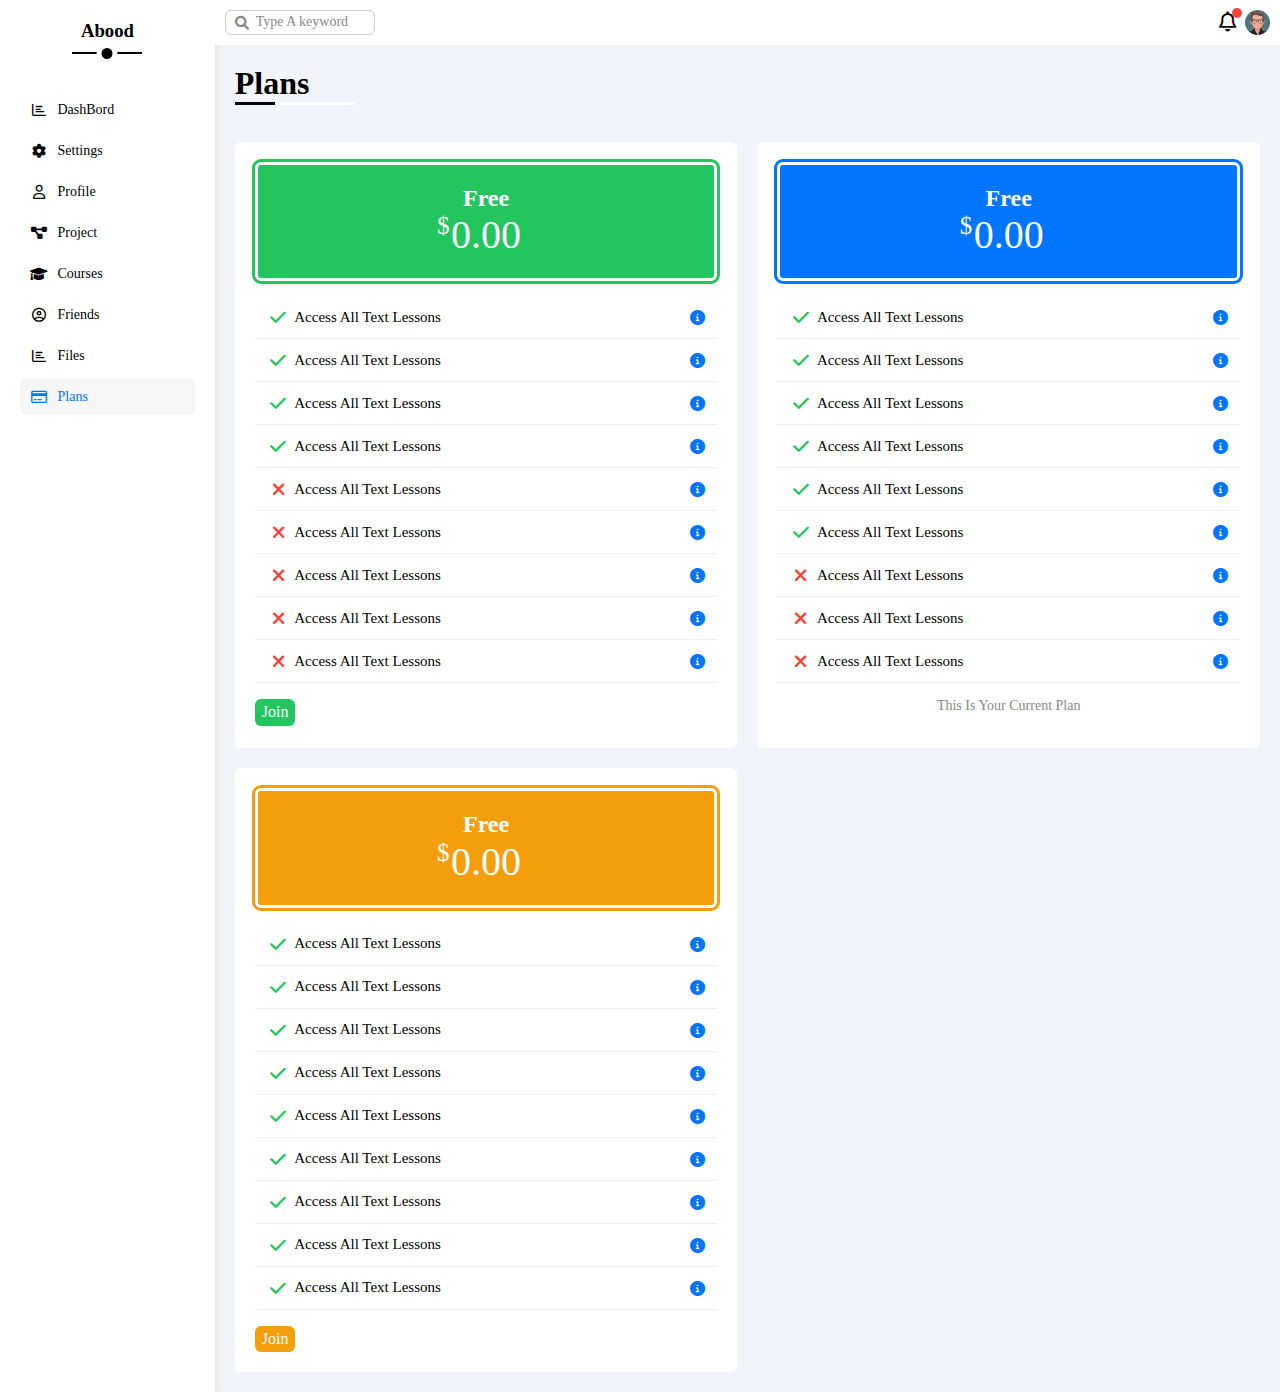
<file: plans.html>
<!DOCTYPE html>
<html lang="en">

<head>
  <meta charset="UTF-8">
  <meta http-equiv="X-UA-Compatible" content="IE=edge">
  <meta name="viewport" content="width=device-width, initial-scale=1.0">
  <!-- Import The FontAwesome Fill -->
  <link rel="stylesheet" href="Css/all.min.css">
  <!-- Import The FramWork File -->
  <link rel="stylesheet" href="Css/framworke.css">
  <!-- Imort The Normliz File -->
  <link rel="stylesheet" href="Css/Normliz.css">
  <!-- Import  The Main Style File -->
  <link rel="stylesheet" href="Css/main.css">
  <title>Plans</title>
</head>

<body>
  <div class="page d-flex">
    <!-- Start Sidebar -->
    <div class="sidebar bg-white p-20 p-relative">
      <h3 class=" mt-0 p-relative text-c ">Abood</h3>
      <ul>
        <li>
          <a class="d-flex align-center fs-14 c-black rad-6 p-10" href="index.html">
            <i class="fa-regular fa-fw fa-chart-bar"></i>
            <span class="d-none fs-14 ml-10">DashBord</span>
          </a>
        </li>
        <li>
          <a class="d-flex align-center fs-14 c-black rad-6 p-10" href="settings.html">
            <i class="fa-solid fa-fw fa-gear"></i>
            <span class="d-none fs-14 ml-10">Settings</span>
          </a>
        </li>
        <li>
          <a class="d-flex align-center fs-14 c-black rad-6 p-10" href="profile.html">
            <i class="fa-regular fa-fw fa-user"></i>
            <span class=" d-none fs-14 ml-10">Profile</span>
          </a>
        </li>
        <li>
          <a class="d-flex align-center fs-14 c-black rad-6 p-10" href="project.html">
            <i class="fa-solid fa-fw fa-diagram-project"></i>
            <span class="d-none fs-14 ml-10">Project</span>
          </a>
        </li>
        <li>
          <a class="d-flex align-center fs-14 c-black rad-6 p-10" href="courses.html">
            <i class="fa-solid fa-fw fa-graduation-cap"></i>
            <span class="d-none fs-14 ml-10">Courses</span>
          </a>
        </li>
        <li>
          <a class="d-flex align-center fs-14 c-black rad-6 p-10" href="frinds.html">
            <i class="fa-regular fa-circle-user fa-fw"></i>
            <span class="d-none fs-14 ml-10">Friends</span>
          </a>
        </li>
        <li>
          <a class="d-flex align-center fs-14 c-black rad-6 p-10" href="files.html">
            <i class="fa-regular fa-fw fa-chart-bar"></i>
            <span class=" d-none fs-14 ml-10">Files</span>
          </a>
        </li>
        <li>
          <a class="active d-flex align-center fs-14 c-black rad-6 p-10" href="plans.html">
            <i class="fa-regular fa-fw fa-credit-card"></i>
            <span class=" d-none fs-14 ml-10">Plans</span>
          </a>
        </li>
      </ul>
    </div>
    <!-- End Sidebar -->
    <!-- Start Content -->
    <div class="content w-100">
      <!-- Start Head -->
      <div class="head between-flex bg-white p-10 p-relative">
        <div class="search prelative">
          <input class="text" type="search" placeholder="Type A keyword">
        </div>
        <div class="icons d-flex align-center">
          <span class="p-relative notification">
            <i class="fa-regular fa-bell fa-lg"></i>
          </span>
          <img src="Images/avatar.jpg" alt="">
        </div>
      </div>
      <!-- End Head -->
      <h1 class="main-heading p-relative">Plans</h1>
      <div class="plans-page d-grid gap-20 m-20">
        <div class="plan bg-white green rad-6 p-20">
          <div class="top bg-green text-c rad-6">
            <h2 class="c-white m-0">Free</h2>
            <div class="price c-white"><span>$</span> 0.00</div>
          </div>
          <ul class="m-0">
            <li>
              <i class="fa-solid fa-check fa-fw yes"></i>
              <span>Access All Text Lessons</span>
              <i class="fa-solid fa-circle-info help"></i>
            </li>
            <li>
              <i class="fa-solid fa-check fa-fw yes"></i>
              <span>Access All Text Lessons</span>
              <i class="fa-solid fa-circle-info help"></i>
            </li>
            <li>
              <i class="fa-solid fa-check fa-fw yes"></i>
              <span>Access All Text Lessons</span>
              <i class="fa-solid fa-circle-info help"></i>
            </li>
            <li>
              <i class="fa-solid fa-check fa-fw yes"></i>
              <span>Access All Text Lessons</span>
              <i class="fa-solid fa-circle-info help"></i>
            </li>
            <li>
              <i class="fa-solid fa-xmark fa-fw"></i>
              <span>Access All Text Lessons</span>
              <i class="fa-solid fa-circle-info help"></i>
            </li>
            <li>
              <i class="fa-solid fa-xmark fa-fw"></i>
              <span>Access All Text Lessons</span>
              <i class="fa-solid fa-circle-info help"></i>
            </li>
            <li>
              <i class="fa-solid fa-xmark fa-fw"></i>
              <span>Access All Text Lessons</span>
              <i class="fa-solid fa-circle-info help"></i>
            </li>
            <li>
              <i class="fa-solid fa-xmark fa-fw"></i>
              <span>Access All Text Lessons</span>
              <i class="fa-solid fa-circle-info help"></i>
            </li>
            <li>
              <i class="fa-solid fa-xmark fa-fw"></i>
              <span>Access All Text Lessons</span>
              <i class="fa-solid fa-circle-info help"></i>
            </li>
          </ul>
          <a href="#" class="main-btn join bg-green c-white w-fit">Join</a>
        </div>
        <div class="plan bg-white blue rad-6 p-20">
          <div class="top bg-blue text-c rad-6">
            <h2 class="c-white m-0">Free</h2>
            <div class="price c-white"><span>$</span> 0.00</div>
          </div>
          <ul class="m-0">
            <li>
              <i class="fa-solid fa-check fa-fw yes"></i>
              <span>Access All Text Lessons</span>
              <i class="fa-solid fa-circle-info help"></i>
            </li>
            <li>
              <i class="fa-solid fa-check fa-fw yes"></i>
              <span>Access All Text Lessons</span>
              <i class="fa-solid fa-circle-info help"></i>
            </li>
            <li>
              <i class="fa-solid fa-check fa-fw yes"></i>
              <span>Access All Text Lessons</span>
              <i class="fa-solid fa-circle-info help"></i>
            </li>
            <li>
              <i class="fa-solid fa-check fa-fw yes"></i>
              <span>Access All Text Lessons</span>
              <i class="fa-solid fa-circle-info help"></i>
            </li>
            <li>
              <i class="fa-solid fa-check fa-fw yes"></i>
              <span>Access All Text Lessons</span>
              <i class="fa-solid fa-circle-info help"></i>
            </li>
            <li>
              <i class="fa-solid fa-check fa-fw yes"></i>
              <span>Access All Text Lessons</span>
              <i class="fa-solid fa-circle-info help"></i>
            </li>
            <li>
              <i class="fa-solid fa-xmark fa-fw"></i>
              <span>Access All Text Lessons</span>
              <i class="fa-solid fa-circle-info help"></i>
            </li>
            <li>
              <i class="fa-solid fa-xmark fa-fw"></i>
              <span>Access All Text Lessons</span>
              <i class="fa-solid fa-circle-info help"></i>
            </li>
            <li>
              <i class="fa-solid fa-xmark fa-fw"></i>
              <span>Access All Text Lessons</span>
              <i class="fa-solid fa-circle-info help"></i>
            </li>
          </ul>
          <p class="c-gray fs-14 w-full text-c mt-15">This Is Your Current Plan</p>
        </div>
        <div class="plan bg-white orange rad-6 p-20 ">
          <div class="top bg-orange text-c rad-6">
            <h2 class="c-white m-0">Free</h2>
            <div class="price c-white"><span>$</span> 0.00</div>
          </div>
          <ul class="m-0">
            <li>
              <i class="fa-solid fa-check fa-fw yes"></i>
              <span>Access All Text Lessons</span>
              <i class="fa-solid fa-circle-info help"></i>
            </li>
            <li>
              <i class="fa-solid fa-check fa-fw yes"></i>
              <span>Access All Text Lessons</span>
              <i class="fa-solid fa-circle-info help"></i>
            </li>
            <li>
              <i class="fa-solid fa-check fa-fw yes"></i>
              <span>Access All Text Lessons</span>
              <i class="fa-solid fa-circle-info help"></i>
            </li>
            <li>
              <i class="fa-solid fa-check fa-fw yes"></i>
              <span>Access All Text Lessons</span>
              <i class="fa-solid fa-circle-info help"></i>
            </li>
            <li>
              <i class="fa-solid fa-check fa-fw yes"></i>
              <span>Access All Text Lessons</span>
              <i class="fa-solid fa-circle-info help"></i>
            </li>
            <li>
              <i class="fa-solid fa-check fa-fw yes"></i>
              <span>Access All Text Lessons</span>
              <i class="fa-solid fa-circle-info help"></i>
            </li>
            <li>
              <i class="fa-solid fa-check fa-fw yes"></i>
              <span>Access All Text Lessons</span>
              <i class="fa-solid fa-circle-info help"></i>
            </li>
            <li>
              <i class="fa-solid fa-check fa-fw yes"></i>
              <span>Access All Text Lessons</span>
              <i class="fa-solid fa-circle-info help"></i>
            </li>
            <li>
              <i class="fa-solid fa-check fa-fw yes"></i>
              <span>Access All Text Lessons</span>
              <i class="fa-solid fa-circle-info help"></i>
            </li>
          </ul>
          <a href="#" class="main-btn join bg-orange c-white w-fit">Join</a>
        </div>
      </div>
    </div>
  </div>
</body>

</html>
</file>
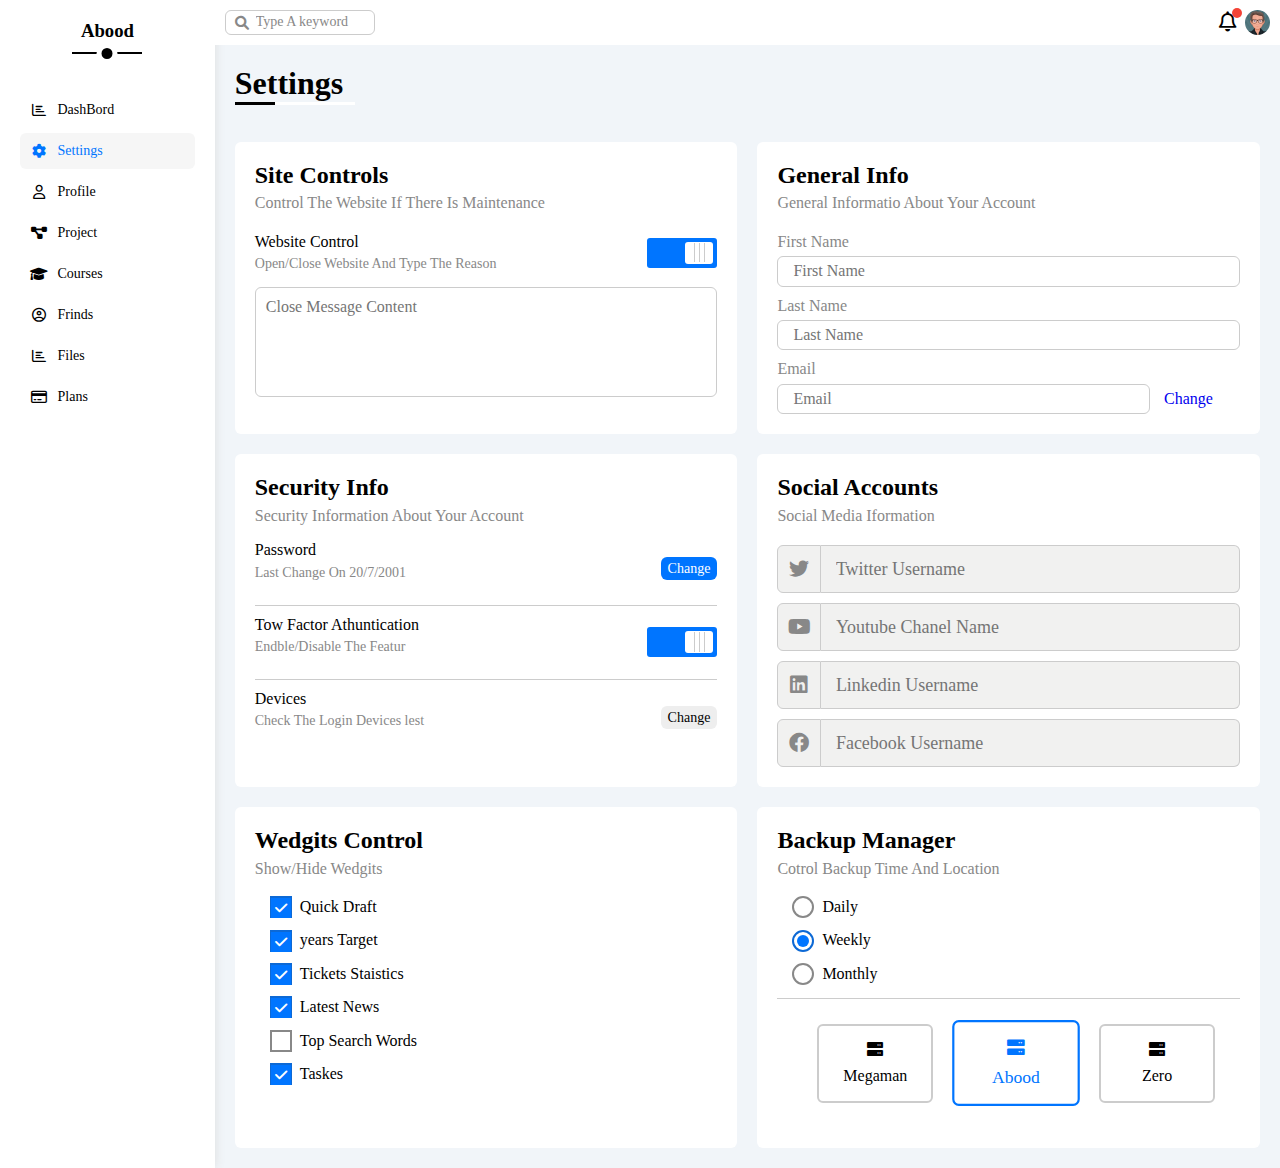
<file: settings.html>
<!DOCTYPE html>
<html lang="en">

<head>
  <meta charset="UTF-8">
  <meta http-equiv="X-UA-Compatible" content="IE=edge">
  <meta name="viewport" content="width=device-width, initial-scale=1.0">
  <!-- Import The FontAwesome Fill -->
  <link rel="stylesheet" href="Css/all.min.css">
  <!-- Import The FramWork File -->
  <link rel="stylesheet" href="Css/framworke.css">
  <!-- Imort The Normliz File -->
  <link rel="stylesheet" href="Css/Normliz.css">
  <!-- Import  The Main Style File -->
  <link rel="stylesheet" href="Css/main.css">
  <title>Settings</title>
</head>

<body>
  <div class="page d-flex">
    <!-- Start Sidebar -->
    <div class="sidebar bg-white p-20 p-relative">
      <h3 class=" mt-0 p-relative text-c ">Abood</h3>
      <ul>
        <li>
          <a class="d-flex align-center fs-14 c-black rad-6 p-10" href="index.html">
            <i class="fa-regular fa-fw fa-chart-bar"></i>
            <span class="d-none fs-14 ml-10">DashBord</span>
          </a>
        </li>
        <li>
          <a class="active d-flex align-center fs-14 c-black rad-6 p-10" href="settings.html">
            <i class="fa-solid fa-fw fa-gear"></i>
            <span class="d-none fs-14 ml-10">Settings</span>
          </a>
        </li>
        <li>
          <a class="d-flex align-center fs-14 c-black rad-6 p-10" href="profile.html">
            <i class="fa-regular fa-fw fa-user"></i>
            <span class=" d-none fs-14 ml-10">Profile</span>
          </a>
        </li>
        <li>
          <a class="d-flex align-center fs-14 c-black rad-6 p-10" href="project.html">
            <i class="fa-solid fa-fw fa-diagram-project"></i>
            <span class="d-none fs-14 ml-10">Project</span>
          </a>
        </li>
        <li>
          <a class="d-flex align-center fs-14 c-black rad-6 p-10" href="courses.html">
            <i class="fa-solid fa-fw fa-graduation-cap"></i>
            <span class="d-none fs-14 ml-10">Courses</span>
          </a>
        </li>
        <li>
          <a class="d-flex align-center fs-14 c-black rad-6 p-10" href="frinds.html">
            <i class="fa-regular fa-circle-user fa-fw"></i>
            <span class="d-none fs-14 ml-10">Frinds</span>
          </a>
        </li>
        <li>
          <a class="d-flex align-center fs-14 c-black rad-6 p-10" href="files.html">
            <i class="fa-regular fa-fw fa-chart-bar"></i>
            <span class=" d-none fs-14 ml-10">Files</span>
          </a>
        </li>
        <li>
          <a class="d-flex align-center fs-14 c-black rad-6 p-10" href="plans.html">
            <i class="fa-regular fa-fw fa-credit-card"></i>
            <span class=" d-none fs-14 ml-10">Plans</span>
          </a>
        </li>
      </ul>
    </div>
    <!-- End Sidebar -->
    <!-- Start Content -->
    <div class="content w-100">
      <!-- Start Head -->
      <div class="head between-flex bg-white p-10 p-relative">
        <div class="search prelative">
          <input class="text" type="search" placeholder="Type A keyword">
        </div>
        <div class="icons d-flex align-center">
          <span class="p-relative notification">
            <i class="fa-regular fa-bell fa-lg"></i>
          </span>
          <img src="Images/avatar.jpg" alt="">
        </div>
      </div>
      <!-- End Head -->
      <h1 class="main-heading p-relative">Settings</h1>
      <div class="setting-page m-20 d-grid gap-20">
        <!-- Start Setting Boxs -->
        <!-- Start Site Control Wedgit -->
        <div class="p-20 bg-white rad-6">
          <h2 class="mt-0 mb-0">Site Controls</h2>
          <p class="mt-5 mb-20 c-gray fs-15">Control The Website If There Is Maintenance</p>
          <div class="mb-15 between-flex">
            <div>
              <span>Website Control</span>
              <p class="c-gray mt-5 mb-0 fs-14">Open/Close Website And Type The Reason</p>
            </div>
            <div>
              <label>
                <input class="toggle-checkbox" type="checkbox" checked />
                <div class="toggle-switch">
                  <div class="inside">
                    <span></span>
                    <span></span>
                    <span></span>
                  </div>
                </div>
              </label>
            </div>
          </div>
          <textarea class="close-message b-ccc p-10 rad-6 d-block w-100" placeholder="Close Message Content"></textarea>
        </div>
        <!-- End Site Control Wedgit -->
        <!-- Start General Info Widget -->
        <div class="p-20 rad-6 bg-white">
          <h2 class="mt-0 mb-0">General Info</h2>
          <p class="mt-5 mb-20 fs-15 c-gray">
            General Informatio About Your Account
          </p>
          <label class="fs-15 c-gray mb-5 d-block">First Name</label>
          <input class="b-ccc w-100 mb-10 p-5 rad-6" type="text" placeholder="First Name">
          <label class="fs-15 c-gray mb-5 d-block">Last Name</label>
          <input class="b-ccc w-100 mb-10  p-5 rad-6" type="text" placeholder="Last Name">
          <label class="fs-15 c-gray mb-5 d-block">Email</label>
          <input class="b-ccc w-100 p-5 rad-6" type="email" placeholder="Email">
          <a class="ml-10" href="#">Change</a>
        </div>
        <!-- End General Info Widget -->
        <!-- Start Security Info Wedgit -->
        <div class="secutity-info rad-6 bg-white p-20">
          <h2 class="mt-0 mb-0">Security Info</h2>
          <p class="-mb-20 mt-5 fs-15 c-gray">
            Security Information About Your Account
          </p>
          <div class="between-flex pb-10 bb-ccc">
            <div>
              <label class="d-block mb-0">Password</label>
              <p class="fs-14 c-gray mt-5">Last Change On 20/7/2001</p>
            </div>
            <div>
              <a href="#" class="main-btn bg-blue fs-14 c-white">Change</a>
            </div>
          </div>
          <div class="between-flex pt-10 pb-10 bb-ccc">
            <div>
              <label class="d-block mb-0">Tow Factor Athuntication</label>
              <p class="fs-14 c-gray mt-5">Endble/Disable The Featur</p>
            </div>
            <div>
              <label>
                <input class="toggle-checkbox" type="checkbox" checked />
                <div class="toggle-switch">
                  <div class="inside">
                    <span></span>
                    <span></span>
                    <span></span>
                  </div>
                </div>
              </label>
            </div>
          </div>
          <div class="between-flex pt-10">
            <div>
              <label class="d-block mb-0">Devices</label>
              <p class="fs-14 c-gray mt-5">Check The Login Devices lest</p>
            </div>
            <div>
              <a href="#" class="main-btn bg-eee fs-14 c-black">Change</a>
            </div>
          </div>
        </div>
        <!-- End Security Info Wedgit -->
        <!-- Start Social Wedgit -->
        <div class="social p-20 bg-white rad-6">
          <h2 class="mb-0 mt-0">Social Accounts</h2>
          <p class="mt-5 mb-20 fs-15 c-gray">
            Social Media Iformation
          </p>
          <div class="account d-flex align-center mb-10">
            <i class="fab fa-twitter c-gray"></i>
            <input class="w-100 pl-10 " type="text" placeholder="Twitter Username">
          </div>
          <div class="account d-flex align-center mb-10">
            <i class="fab fa-youtube c-gray"></i>
            <input class="w-100 pl-10 " type="text" placeholder="Youtube Chanel Name">
          </div>
          <div class="account d-flex align-center mb-10">
            <i class="fab fa-linkedin c-gray"></i>
            <input class="w-100 pl-10 " type="text" placeholder="Linkedin Username">
          </div>
          <div class="account d-flex align-center ">
            <i class="fab fa-facebook c-gray"></i>
            <input class="w-100 pl-10 " type="text" placeholder="Facebook Username">
          </div>
        </div>
        <!-- End Social Wedgit -->
        <!-- Start Wedgits Cotrols Wedgit -->
        <div class="wedgits-control p-20 bg-white rad-6">
          <h2 class="mb-0 mt-0">Wedgits Control</h2>
          <p class="mt-5 mb-20 fs-15 c-gray">Show/Hide Wedgits</p>
          <div class="main-checkbox mb-15 d-flex align-center">
            <input type="checkbox" id="quick-draft" checked />
            <label for="quick-draft">Quick Draft</label>
          </div>
          <div class="main-checkbox mb-15 d-flex align-center">
            <input type="checkbox" id="years-target" checked />
            <label for="yers-target">years Target</label>
          </div>
          <div class="main-checkbox mb-15 d-flex align-center">
            <input type="checkbox" id="tickets" checked />
            <label for="tickets">Tickets Staistics</label>
          </div>
          <div class="main-checkbox mb-15 d-flex align-center">
            <input type="checkbox" id="check" checked />
            <label for="check">Latest News</label>
          </div>
          <div class="main-checkbox mb-15 d-flex align-center">
            <input type="checkbox" id="check">
            <label for="check">Top Search Words</label>
          </div>
          <div class="main-checkbox mb-15 d-flex align-center">
            <input type="checkbox" id="taskes" checked />
            <label for="taskes">Taskes</label>
          </div>
        </div>
        <!-- End Wedgits Cotrols Wedgit -->
        <!-- Start Backup Control Wedgit -->
        <div class="backup-control p-20 rad-6 bg-white">
          <h2 class="mt-0 mb-0">Backup Manager</h2>
          <p class="mt-5 mb-20 fs-15 c-gray">Cotrol Backup Time And Location</p>
          <div class="main-radiobutton mb-15 d-flex align-center">
            <input type="radio" name="backup" id="daily">
            <label for="daily">Daily</label>
          </div>
          <div class="main-radiobutton mb-15 d-flex align-center">
            <input type="radio" name="backup" id="weekly" checked>
            <label for="weekly">Weekly</label>
          </div>
          <div class="main-radiobutton mb-15 d-flex align-center">
            <input type="radio" name="backup" id="monthly">
            <label for="monthly">Monthly</label>
          </div>
          <div class="servers bt-ccc d-flex align-center text-c p-20">
            <input type="radio" name="servers" id="megaman">
            <div class="server mb015 rad-6 w-100">
              <label for="megaman">
                <i class="fa-solid fa-server d-block mb-10"></i>
                Megaman</label>
            </div>
            <input type="radio" name="servers" id="abood" checked>
            <div class="server mb015 rad-6 w-100">
              <label for="abood">
                <i class="fa-solid fa-server d-block mb-10"></i>
                Abood</label>
            </div>
            <input type="radio" name="servers" id="zero">
            <div class="server mb015 rad-6 w-100">
              <label for="zero">
                <i class="fa-solid fa-server d-block mb-10"></i>
                Zero
              </label>
            </div>
          </div>
        </div>
        <!-- End Backup Control Wedgit -->
        <!-- End Setting Boxs -->
      </div>
    </div>
    <!-- End Content -->
  </div>
</body>

</html>
</file>
<file: Css/framworke.css>
:root{
  --blue-color:#0075ff;
  --alt-color:#0d69d5;
  --orange-color:#f59e0b;
  --green-color:#22c55e;
  --red-color:#f44336;
  --gray-color:#888;
}
/* Start Boxing */
.d-flex{
  display:flex;
}
.align-center{
  align-items:center;
}
.space-between{
  justify-content: space-between;
}
.center-flex{
  display: flex;
  justify-content: center;
  align-items: center;
}
.between-flex{
  display: flex;
  justify-content: space-between;
  align-items: center;
}
.f-wrap{
  flex-wrap:wrap;
}
.d-grid{
  display:grid;
}
.gap-20{
  gap:20px;
}
.d-block{
  display:block;
}
@media(max-width:767px){
  .d-block-mobile{
    display:block;
  }
}
/* End Boxing */
/* Start Padding + Margin */
.p-0{
  padding:0;
}
.p-5{
  padding:5px;
}
.p-10{
  padding:10px;
}
.p-15{
  padding:15px;
}
.p-20{
  padding:20px;
}
.pt-5{
  padding-top:5px;
}
.pb-5{
  padding-bottom:5px;
}
.pt-10{
  padding-top:10px;
}
.pt-15{
  padding-top:15px;
}
.pb-10{
  padding-bottom:10px;
}
.pb-15{
  padding-bottom:15px;
}
.m-0{
  margin:0;
}
.ml-10{
  margin-left:10px;
}
.m-20{
  margin:20px;
}
.mt-0{
  margin-top:0;
}
.mt-5{
  margin-top:5px;
}
.mt-10{
  margin-top:10px;
}
.mt-15{
  margin-top:15px;
}
.mt-20{
  margin-top:20px;
}
.mr-10{
  margin-right:10px;
}
.mr-15{
  margin-right:15px;
}
.mb-0{
  margin-bottom:0;
}
.mb-5{
  margin-bottom:5px;
}
.mb-10{
  margin-bottom:10px;
}
.mb-15{
  margin-bottom:15px;
}
.mb-20{
  margin-bottom:20px;
}
.ml-5{
  margin-left:5px;
}
.ml-15{
  margin-left:15px;
}
.ml-20{
  margin-left:20px;
}
/* End Padding + Margin */
/* Start Sizeing */
.w-100{
  width:100%;
}
.w-fit{
  width:fit-content;
}
.h-fit{
  height:fit-content;
}
.h-100{
  height:100%;
}
/* End Sizeing */
/* Start Color */
.bg-white{
  background-color:white;
}
.bg-gray{
  background-color:var(--gray-color);
}
.bg-eee{
  background-color:#eee;
}
.bg-blue{
  background-color:var(--blue-color);
}
.bg-green{
  background-color:var(--green-color);
}
.bg-orange{
  background-color:var(--orange-color);
}
.bg-red{
  background-color:var(--red-color);
}
.bg-ccc{
  background-color: #ccc;
}
.c-black{
  color:black;
}
.c-gray{
  color:var(--gray-color);
}
.c-white{
  color:white;
}
.c-blue{
  color: var(--blue-color);
}
.c-green{
  color:var(--green-color);
}
.c-orange{
  color:var(--orange-color);
}
.c-red{
  color:var(--red-color);
}
/* End Color */
/* Start Position: */
.p-relative{
  position:relative;
}
.p-absolute{
  position:absolute;
}
/* End Position: */
/* Start Text */
.text-c{
  text-align:center;
}
@media(max-width:767px){
  .text-c-mobile{
    text-align:center;
  }
}
.fs-14{
  font-size:14px;
}
.fs-13{
  font-size:13px;
}
.fs-25{
  font-size:25px;
}
.fw-bold{
  font-weight:bold;
}
.fw-normal{
  font-weight:normal;
}
/* End Text */
/* Start Border */
.b-ccc{
  border:1px solid #ccc;
}
.b-eee{
  border:1px solid #eee;
}
.bb-ccc{
  border-bottom: 1px solid#ccc;
}
.bt-ccc{
  border-top:1px solid #ccc;
}
.b-none{
  border:none;
}
.rad-6{
  border-radius:6px ;
}
.rad-10{
  border-radius:10px;
}
.rad-50{
  border-radius: 50%;
}
/* End Border */
/* Start Media Query */
@media(max-width:767px){
  .d-none{
    display:none;
  }
}
/* End Media Query */
</file>
<file: Css/main.css>
/* Start Globel Rulse */
:root{
  --blue-color:#0075ff;
  --alt-color:#0d69d5;
  --orange-color:#f59e0b;
  --green-color:#22c55e;
  --red-color:#f44336;
  --gray-color:#888;
}

*{
  box-sizing: border-box;
}
body{
  font-family: "Open sans";
  margin:0;
}
a{
  text-decoration: none;
}
ul{
  list-style:none;
  padding:0;
}
input[type="radio"]{
  appearance: none;
}
::-webkit-scrollbar{
  width:8px;
  background-color:white;
}
::-webkit-scrollbar-track{
  background-color:white;
}
::-webkit-scrollbar-thumb{
  background-color:var(--blue-color);
}
::-webkit-scrollbar-thumb:hover{
  background-color:var(--alt-color);
}
/* End Globel Rulse */
/* Start Component */
h1.main-heading{
  margin:20px 20px 40px 20px;
}
h1.main-heading::before,
h1.main-heading::after{
  content:"";
  position:absolute;
  top:100%;
  left:0;
  height: 3px;
}
h1.main-heading::before{
  background-color:white;
  width: 120px;
}
h1.main-heading::after{
  background-color: black;
  width: 40px;
}
.main-btn{
  border-radius:6px;
  padding:4px 7px;
  cursor: pointer;
}
.toggle-checkbox{
  -webkit-appearance: none;
  appearance: none;
  display:none;
}
.toggle-switch{
  background-color: #ccc;
  height: 30px;
  width: 70px;
  border-radius: 3px;
  position: relative;
  cursor: pointer;
  transition: 0.3s;
}
.toggle-switch .inside{
  position: absolute;
  height:22px;
  width: 28px;
  background-color: white;
  border-radius: 3px;
  top: 4px;
  left: 4px;
  display: flex;
  justify-content:center;
  align-items: center;
  padding: 0;
  margin:0;
  transition: 0.3s;
  z-index:1000;
}
.toggle-switch .inside span{
  height: 90%;
  width: 1px;
  background-color: #ccc;
  display: block;
  margin: 2px;
}
.toggle-checkbox:checked + .toggle-switch{
  background-color:var(--blue-color);
}
.toggle-checkbox:checked + .toggle-switch .inside{
  left:38px;
}
.main-checkbox input[type="checkbox"]{
  appearance: none;
}
.main-checkbox label{
  position:relative;
  padding-left:30px;
  cursor: pointer;
}
.main-checkbox label:hover::before{
  border-color:var(--alt-color);
}
.main-checkbox label::before{
  content: "";
  top: 50%;
  left: 0;
  position: absolute;
  height: 18px;
  width: 18px;
  border: 2px solid var(--gray-color);
  transform: translateY(-50%);
  transition: 0.3s;
}
.main-checkbox label::after{
  content: "\f00c";
  font-family: "Font Awesome 6 Free";
  font-weight: 900;
  position: absolute;
  top: 50%;
  left: 1px;
  margin-top: -9px;
  color: white;
  background-color: var(--blue-color);
  transform: scale(0) rotate(360deg);
  font-size: 14px;
  height: 20px;
  width: 20px;
  display: flex;
  justify-content: center;
  align-items: center;
  transition: 0.3s;
}
.main-checkbox input[type="checkbox"]:checked + label::before{
  border-color:var(--alt-color);
}
.main-checkbox input[type="checkbox"]:checked + label::after{
  transform: scale(1);
}
.main-radiobutton input[type="radio"]{
  appearance: none;
}
.main-radiobutton label{
  padding-left:30px;
  position:relative;
  cursor:pointer;
}
.main-radiobutton label:hover::before{
  border-color:var(--alt-color);
}
.main-radiobutton label::before{
  content: "";
  position: absolute;
  top: 50%;
  left: 0;
  margin-top: -11px;
  height: 18px;
  width: 18px;
  border: 2px solid var(--gray-color);
  border-radius: 50%;
  transition: 0.3s;
}
.main-radiobutton label::after{
  content: "";
  position: absolute;
  top: 50%;
  left: 5px;
  margin-top: -6px;
  height: 12px;
  width: 12px;
  background-color: var(--blue-color);
  border-radius: 50%;
  transition: 0.3s;
  transform: scale(0);
}
.main-radiobutton input[type="radio"]:checked + label::before{
  border-color:var(--alt-color);
}
.main-radiobutton input[type="radio"]:checked + label::after{
  transform:scale(1);
}
/* End Component */
/* Start Page */
.page{
  background-color:#f1f5f9;
}
/* Start Sidebar */
.sidebar{
  width:250px;
  box-shadow: 0 0 10px #ddd;
  min-height:100vh;
}
.sidebar > h3{
  margin-bottom:50px
}
.sidebar > h3::before,
.sidebar > h3::after{
  content: "";
  position: absolute;
  background-color: black;
  left: 50%;
  transform: translateX(-50%);
}
.sidebar > h3::before{
  width: 70px;
  height: 2px;
  bottom: -12px;
}
.sidebar > h3::after{
  bottom: 0;
  height: 11px;
  width: 11px;
  border-radius: 50%;
  border: 5px solid white;
  bottom: -22px;
}
.sidebar ul li a{
  margin-bottom:5px;
  transition: 0.3s;
}
.sidebar ul li a:hover,
.sidebar ul li a.active{
  background-color:#f6f6f6;
  color: var(--blue-color);
}
@media(max-width:767px){
  .sidebar{
    width:58px;
    padding:10px;
  }
  
  .sidebar > h3::before,
  .sidebar > h3::after{
    display:none;
  }
  .sidebar > h3{
    font-size:15px;
    margin-bottom:15px;
  }
}
/* End Sidebar */
/* Start Head */
.content{
  overflow: hidden;
}
.head .search::before{
  font-family: "Font Awesome 6 Free";
  font-weight: 900;
  content: "\f002";
  color: var(--gray-color);
  left: 15px;
  position: absolute;
  top: 50%;
  transform: translateY(-50%);
  margin-left: 5px;
  font-size: 14px;
}
.head .search .text{
  border: 1px solid #ccc;
  font-size: 14px;
  border-radius: 6px;
  transition: 0.3s;
  width: 150px;
  padding: 3px;
  padding-left: 30px;
}
.head .search .text:focus{
  outline:1px solid #aaa;
  width:180px;
}
.head .search .text:focus{
  color:var(--blue-color);
}
.head .search .text::placeholder{
  transition: 0.3s;
  opacity: 1;
  color:var(--gray-color);
}
.head .search .text:focus::placeholder {
  opacity: 0;
}
.content .icons .notification{
  margin-right:8px;
}
.content .icons .notification::before{
  content: "";
  position: absolute;
  width: 10px;
  height: 10px;
  background-color: var(--red-color);
  border-radius: 50%;
  top: -5px;
  right: -5px;
}
.content .head .icons img{
  width:25px;
  border-radius:50%;
}
/* End Head */
/* Start Content */
.content .wrapper{
  grid-template-columns: repeat(auto-fill,minmax(450px,1fr));
  margin-left:20px;
  margin-right:20px;
}
@media(max-width:767px){
  .content .wrapper{
    grid-template-columns:minmax(200px, 1fr);
    margin-left:10px;
    margin-bottom:10px;
    gap:10px;
  }
}
/* Start Wlcome Wedgit */
.welcome{
  overflow:hidden;
}
.welcome .intro img{
  height:120px;
}
.welcome .avatar{
  width: 64px;
  height: 64px;
  border-radius: 50%;
  border: 3px solid white;
  margin-top: -30px;
  margin-left: 30px;
}
.welcome .body{
  border-top:1px solid #eee;
  border-bottom:1px solid #eee;
}
.welcome .body > div{
  flex:1;
}
.welcome .visit{
  margin:10px 15px 10px auto;
}
@media(max-width:767px){
  .welcome .avatar{
    margin-left:0;
  }
}
/* Start Wlcome Wedgit */
/* Start Quick Draft Wedgit */
.quick-draft input[type="text"]{
  outline: none;
}
.quick-draft textarea{
  outline: none;
  min-height:170px;
  resize: none;
}
/* End Quick Draft Wedgit */
/* Start years Targets Wedgit */
.years-target .box .icon{
  width:65px;
  height:65px;
  border-radius: 6px;
  margin-right:10px;
}
.years-target .box .details{
  flex:1;
}
.years-target .box .details .progress{
  height:4px;
  width: 100%;
}
.years-target .box .details .progress > span{
  position:absolute;
  height:100%;
}
.years-target .box .details .progress > span span{
  position: absolute;
  bottom: 14px;
  right: -15px;
  padding: 4px 4px;
  font-size: 12px;
  color: white;
  border-radius: 3px;
  width: 32px;
  height:21px;
}
.years-target .box .details .progress > span span::after{
  content: "";
  position: absolute;
  bottom: -10px;
  left: 50%;
  transform: translateX(-50%);
  border-color: transparent;
  border-width: 5px;
  border-style: solid;
}
.years-target .box.blue .details .progress > span span::after{
  border-top-color: var(--blue-color);
}
.years-target .box.green .details .progress > span span::after{
  border-top-color: var(--green-color);
}
.years-target .box.orange .details .progress > span span::after{
  border-top-color: var(--orange-color);
}
.years-target .box.blue .icon,
.years-target .box.blue .details .progress{
  background-color:rgb(0 117 255 / 20%);
}
.years-target .box.green .icon,
.years-target .box.green .details .progress{
  background-color:rgb(34 197 94 / 20%);
}
.years-target .box.orange .icon,
.years-target .box.orange .details .progress{
  background-color:rgb(245 158 11 / 20%);
}

/* End years Targets Wedgit */
/* Start Tickets Wedgit */
.tickets .box{
  width:calc(50% - 10px);
}
@media(max-width:767px){
  .tickets .box{
    width:100%;
  }
}
/* End Tickets Wedgit */
/* Start Latest News */
.latest-news .box img {
  background-size: cover;
  width: 140px;
}
.latest-news .box .info{
  flex-grow:1;
}
.latest-news .box .label{
  margin: auto;
  color:#ddd;
  background-color:#ddd;
  color:#333;
}
@media(max-width:767px){
  .latest-news .box{
    flex-direction:column;
    align-items: center;
  }
}
/* End Latest News */
/* Start Tasks */
.task {
  border-spacing: 0;
}
.task .task-row i{
  width:30;
  height:30px;
  border-radius: 6px;
  display: flex;
  justify-content: center;
  align-items: center;
  padding:5px;
}
.task .task-row{
  transition:0.3s;
}
.task .task-row:hover{
  background-color:#faf7f7;
}
.task .task-row .delete{
  font-size:18px;
  transition:0.3s;
}
.task .task-row i:hover{
  background-color:var(--red-color);
  color:white;
}
.task .done > div{
  opacity: 0.3;
  text-decoration: line-through;
}
.task .done i:hover{
  background-color:transparent;
  color:black;
}
/* End Tasks */
/* Start Current Project */
.project ul::before{
  content: "";
  position: absolute;
  top: 0;
  left: 0;
  width: 3px;
  height: 100%;
  background-color: var(--blue-color);
}
.project ul li{
  padding-left:30px;
}
.project ul li::before{
  content: "";
  height: 20px;
  width: 20px;
  background-color: white;
  position: absolute;
  left: -12px;
  top: 50%;
  border-radius: 50%;
  border: 3px solid white;
  outline: 2px solid var(--blue-color);
  transform: translateY(-50%);
}
.project ul .done::before{
  background-color:var(--alt-color);
}
.project ul .current::before{
  animation: ChangeColor  0.8s infinite alternate ;
}
/* End Current Project */
/* Start Reminder */
.reminder .box{
  border-left-width: 3px;
  border-left-style: solid;
  padding-left:5px;
}
.reminder .box::before{
  content: "";
  top: 50%;
  transform: translateY(-50%);
  height: 12px;
  width: 12px;
  border-radius: 50%;
  position: absolute;
  left: -25px;
}
.reminder .blue{
  border-color:var(--blue-color);
}
.reminder .blue::before{
  background-color:var(--blue-color);
}
.reminder .red{
  border-color:var(--red-color);
}
.reminder .red::before{
  background-color:var(--red-color);
}
.reminder .green{
  border-color:var(--green-color);
}
.reminder .green::before{
  background-color:var(--green-color);
}
.reminder .orange{
  border-color:var(--orange-color);
}
.reminder .orange::before{
  background-color:var(--orange-color);
}
/* End Reminder */
/* Start Last Post */
.last-post .info img{
  width:48px;
  height:48px;
  border-radius: 50%;
}
.last-post .post{
  border-top:1px solid #ccc;
  border-bottom:1px solid #ccc;
}
.last-post .social .heart{
  transition:1s;
  color:#ccc;
}
.last-post .social .heart:hover{  
  color:crimson;
}
.last-post .social .comment{
  transition:1s;
  color:#ccc;
}
.last-post .social .comment:hover{  
  color:rgb(0 126 255);
}
/* End Last Post */
/* Start Social */
.social .box{
  padding-left:70px;
  border-radius: 6px;
  overflow:hidden;
}
.social .box i{
  position:absolute;
  top:0;
  left:0;
  width:52px;
  transition: 0.3s;
}
.social .box i:hover{
  transform: rotate(5deg);
}
.social .twitter{
  background-color: rgb(29 161 242 /20%);
  color:#1da1f2;
}
.social .twitter i,
.social .twitter a{
  background-color:#1da1f2;
}
.social .facebook{
  background-color:rgb(24 119 242 / 20%);
  color:#1877f2;
}
.social .facebook i,
.social .facebook a{
  background-color:#1877f2;
}
.social .youtube{
  background-color: rgb(255 0 0 /20%);
  color:#ff0000;
}
.social .youtube i,
.social .youtube a{
  background-color:#ff0000;
}
.social .linkedin{
  background-color: rgb(0 119 181 / 20%);
  color:#0077b5;
}
.social .linkedin i,
.social .linkedin a{
  background-color:#0077b5;
}
/* End Social */
/* Start Project Table */
.project .responsive{
  overflow-x:auto;
}
.project table{
  min-width:1000px;
  border-spacing: 0;
}
.project table thead td{
  background-color:#eee;
  font-weight:bold;
}
.project table td{
  padding:15px;
  transition:0.3s;
}
.project table tr:hover td{
  background-color: #faf7f7;
}
.project table tbody td{
  border-bottom:1px solid #eee;
  border-left:1px solid #eee;
}
.project table tbody td:last-child{
  border-right:1px solid #eee;
}
.project table img{
  width:32px;
  height:32px;
  border-radius: 50%;
  padding:2px;
  background-color:white;
}
.project table img:not(:first-child){
  margin-left:-20px;
}
/* End Project Table */
/* End Content */
/* End Page */
/* Start Setting Page */
.setting-page{
  grid-template-columns: repeat(auto-fill,minmax(500px,1fr));
}
@media(max-width:767px){
  .setting-page{
    grid-template-columns: minmax(100px, 1fr);
    margin-left:10px;
    margin-right:10px;
    gap:10px;
  }
}
.setting-page .close-message{
  resize: none;
  min-height: 110px;
}
/* Start General Info */
.setting-page input{
  outline:none;
  caret-color: var(--blue-color);
  padding-left:15px;
  color:var(--blue-color);
}
.setting-page input::placeholder{
  transition:0.3s;
}
.setting-page input:focus::placeholder{
  opacity: 0;
}
.setting-page input[type="email"]{
  width:calc(100% - 90px);
}
/* End General Info */
/* Start Social Wedgit */
.social .account i{ 
  height: 48px;
  width: 48px;
  display: flex;
  justify-content: center;
  align-items: center;
  background-color: #f1f1f0;
  font-size: 20px;
  border: 1px solid #ccc;
  border-radius: 6px 0 0 6px;
  transition: 0.3s;
}
.social .account input{
  height: 48px;
  border: 1px solid #ccc;
  border-left: none;
  background-color: #f1f1f0;
  border-radius: 0 6px 6px 0;
  color: var(--gray-color);
  transition: 0.3s;
  font-size: 18px;
  padding-left: 15px;
}
.social > .account:focus-within i{
  color:black;
}
/* End Social Wedgit */
/* Start Backup Control Wedgit */
@media(max-width:767px){
  .backup-control .servers{
    flex-direction:column;
  }
}
.backup-control .servers .server{
  border: 2px solid #ccc;
  padding: 15px;
  transition: 0.3s;
  margin:5px;
}
.backup-control .servers input[type="radio"]:checked + .server{
  border-color:var(--blue-color);
  transform: scale(1.1);
  color:var(--blue-color);
}
/* End Backup Control Wedgit */
/* End Setting Page */
/* Start Profile Page  */
/* Start Overview Wedgit */
.profile-page{
  grid-template-columns: repeat(auto-fill , minmax(500px ,1fr));
}
@media(max-width:767px){
  .profile-page{
    grid-template-columns:  minmax(200px ,1fr);
  }
}
.overview .avatar-box{
  padding:20px;
}
.overview .avatar-box img{
  width:120px;
  height:120px;
}
.overview .avatar-box .level{
  width: 80%;
  height: 6px;
  margin: auto;
  border-radius: 6px;
  overflow:hidden;
}
.overview .avatar-box .level span{
  position: absolute;
  top: 0;
  left: 0;
  height: 100%;
  background-color: var(--blue-color);
  border-radius: 6px;
}
.overview .info-box{
  border-left:1px solid #ccc;
}
.overview .info-box .box:not(:last-of-type) {
  border-bottom:1px solid #ccc;
}
.overview .info-box .box > div:not(:last-of-type){
  margin-bottom:5px;
}
.overview .info-box .box {
  flex-wrap:wrap;
  transition:0.3s;
  width:100%;
}
.overview .info-box .box:hover{
  background-color:#f6f6f6;
}
.overview .info-box .box > div{
  min-width:200px;
}
.overview .info-box .box > div > span{
  padding:5px;
  display: inline-block;
}
@media(max-width:767px){
  .overview{
    flex-direction: column;
  }
  .overview .info-box{
    border:none;
  }
  .overview .info-box .box{
    justify-content: center;
    text-align:center;
  }
  .overview .info-box .box .toggle-switch{
    margin:auto;
  }
}
/* End Overview Wedgit */
/* Start Others Wedgit */
@media(max-width:767px){
  .others{
    flex-direction: column;
  }
}
.others .skills{
  flex:1;
}
.others .skills ul li{
  padding:15px;
}
.others .skills ul li:not(:last-of-type){
  border-bottom:1px solid #ccc;
}
.others .skills ul li span{
  padding: 3px 5px;
  background-color:#f2f2f2;
  margin:5px;
  color:#333;
  border-radius: 4px;
}
.others .activites{
  flex:2;
}
.others .activites .activite{
  padding:10px;
}
@media(max-width:767px){
  .others .activites .activite{
    flex-direction:column;
  }
  .others .activites .activite img{
    margin-right:0;
    margin-bottom:10px;
  }
  .others .activites .activite .info{
    margin-bottom: 10px;
  }
  .others .activites .activite .date{
    margin:auto;
  }
}
.others .activites .activite:not(:last-of-type){
  border-bottom:1px solid #ccc;
}
.others .activites .activite img{
  width:64px;
  height:64px;
  border-radius: 50%;
  margin-right:10px;
}
.others .activites .activite .date{
  margin-left:auto;

}
/* End Others Wedgit */
/* End Profile Page  */
/* Start Project Page */
.project-page{
  grid-template-columns: repeat(auto-fill,minmax(500px,1fr));
}
@media(max-width:767px){
  .project-page{
    grid-template-columns: minmax(200px,1fr);
    margin-left:10px;
    margin-right:10px;
    gap:10px;
  }
}
.project-page .date{
  position: absolute;
  top: 10px;
  right: 10px;
}
.project-page .date h4{
  font-weight:normal;
}
.project-page .team{
  min-height: 70px;
  position: relative;
}
.project-page .team a{
  position: absolute;
  bottom: 0;
  border: 2px solid white;
  left:0;
  border-radius: 50%;
  overflow: hidden;
}
.project-page .team a:nth-child(2){
  left:25px;
}
.project-page .team a:nth-child(3){
  left:50px;
}
.project-page .team a:nth-child(4){
  left:75px;
}
.project-page .team a:nth-child(5){
  left:100px;
}
.project-page .team a:hover{
  z-index:1000;
}
.project-page .team a img{
  height:40px;
  width:40px;
}
.project-page .techs{
  padding-top: 15px;
  margin-top: 15px;
  border-top: 1px solid #eee;
  justify-content: flex-end;
}
.project-page .techs span{
  margin-left:10px;
  width:fit-content;
}
@media(max-width:767px){
  .project-page .techs{
    flex-direction: column;
  }
  .project-page .techs span{
    margin-bottom:5px;
  }
}
.project-page .info{
  padding-top: 15px;
  margin-top: 15px;
  border-top: 1px solid #eee;
}
.project-page .prog{
  height:8px;
  width:80%;
  border-radius: 4px;
  overflow: hidden;
  position: relative;
}
.project-page .prog span{
  position:absolute;
  top:0;
  left:0;
  height:100%;
}
/* End Project Page */
/* Start Courses Page */
.courses-page{
  grid-template-columns: repeat(auto-fill,minmax(300px,1fr));
}
@media(max-width:767px){
  .courses-page{
    grid-template-columns: minmax(200px,1fr);
    gap:10px;
    margin-left:10px;
    margin-right:10px;
  }
}
.courses-page .course{
  overflow:hidden;
}
.courses-page .course .cover{
  max-width:100%;
  height:200px;
  width:100%;
}
.courses-page .course .instructre{
  position:absolute;
  top:20px;
  left:20px;
  height:50px;
  width:50px;
  border-radius: 50%;
  border:2px solid #eee;
}
.courses-page .course .info{
  border-top:1px solid #eee;
}
.courses-page .course .info .info-btn{
  position: absolute;
  left: 50%;
  transform: translatex(-50%);
  top: -14px;
}
/* End Courses Page */
/* Start Friends Page */
.friends-page{
  grid-template-columns: repeat(auto-fill,minmax(300px,1fr));
}
@media(max-width:767px){
  .friends-page{
    grid-template-columns: minmax(200px,1fr);
    gap:10px;
    margin-left: 10px;
    margin-right:10px;
  }
}
.friends-page .friend .contact{
  border-bottom: 1px solid #eee;
  padding: 5px;
}
.friends-page .friend .contact i{
  padding: 10px;
  background-color: #eee;
  border-radius: 50%;
  transition: 0.3s;
}
.friends-page .friend .contact i:hover{
  background-color:var(--blue-color);
  color:white;
}
.friends-page .friend img{
  width:100px;
  height:100px;
}
.friends-page .friend .icons{
  margin-top: 10px;
  margin-bottom: 10px;
  padding-top: 10px;
  border-top: 1px solid #eee;
  position:relative;
}
.friends-page .friend .icons i{
  margin-left: 20px;
  margin-right: 7px;
}
.friends-page .friend .icons .vip{
  position: absolute;
  right: 20px;
  top: 50%;
  transform: translatey(-50%);
  font-size: 40px;
  opacity: 0.4;
}
.friends-page .friend .info{
  padding:10px;
}
/* End Friends Page */
/* Start Plans Page */
.plans-page{
  grid-template-columns: repeat(auto-fill,minmax(400px,1fr));
}
@media(max-width:767px){
  .plans-page{
    grid-template-columns: minmax(250px,1fr);
    margin:10px;
    gap:10px;
  }
}
.plans-page .plan{

}
.plans-page .plan .top{
  border:3px solid white;
  outline:3px solid transparent;
  padding: 20px;
  margin-bottom:15px;
}
.plans-page .plan .top .price{
  font-size: 40px;
  width: fit-content;
  margin: auto;
  position:relative;
}
.plans-page .plan .top .price span{
  position: absolute;
  top: 0;
  left: -14px;
  font-size: 25px;
}
.plans-page .plan.green .top{
  outline-color:var(--green-color);
}
.plans-page .plan.blue .top{
  outline-color:var(--blue-color);
}
.plans-page .plan.orange .top{
  outline-color:var(--orange-color);
}
.plans-page .plan ul{

}
.plans-page .plan ul li{
  padding: 12px;
  border-bottom: 1px solid #eee;
  width: 100%;
  display: flex;
  align-items: center;
  font-size: 15px;
}
.plans-page .plan ul li i:first-child{
  font-size:18px;
  margin-right:5px;
}
.plans-page .plan ul li i.yes{
  color:var(--green-color);
}
.plans-page .plan ul li i.help{
  color:var(--blue-color);
  margin-left: auto;
}
.plans-page .plan ul li i:not(.yes , .help){
  color: var(--red-color);
}
.plans-page .plan .join{
  margin-top: 16px;
  display: block;
}
/* End Plans Page */
/* Start Files Page */
.files-page{
  align-items: flex-start;
  flex-direction: row-reverse;
}
@media(max-width:767px){
  .files-page{
    flex-direction: column;
    align-items: normal;
  }
}
.files-page .files-states{
  min-width: 240px;
}
.files-page .files-states .icon{
  width: 40px;
  height: 40px;
  border-radius: 6px;
  margin-right: 10px;
}
.files-page .files-states .icon.blue{
  background-color:rgb(0 117 255 / 20%);
}
.files-page .files-states .icon.red{
  background-color: rgb(244 67 54 / 20%);
}
.files-page .files-states .icon.orange{
  background-color: rgb(245 158 11 / 20%);
}
.files-page .files-states .icon.green{
  background-color: rgb(34 197 94 / 20%);
}
.files-page .files-states .size{
  margin-left:auto;
}
.files-page .files-states .upload{
  margin : 10px auto 0;
  padding:10px 15px;
  transition: 0.3s;
}
.files-page .files-states .upload:hover{
  background-color:var(--alt-color);
}
.files-page .files-states .upload:hover i{
  animation:go-up 0.8s infinite;
}
.files-page .file-content{
  flex:1;
  grid-template-columns:repeat(auto-fill,minmax(200px,1fr));
}
.files-page .file-content .file .icon img{
  width:100px;
  height:100px;
  transition:0.3s;
}
.files-page .file-content .file:hover img{
  transform:rotate(5deg);
}
.files-page .file-content .file .info{
  border-top:1px solid #eee;
}
/* End Files Page */
/* Start Animation */
@keyframes ChangeColor{
  from{
    background-color:white;
  }
  to{
    background-color:var(--blue-color);
  }
}
@keyframes go-up{
  0% , 100%{
    transform:translateY(0);
  }
  50%{
    transform:translateY(-5px);
  }
}
/* End Animation */
</file>
<file: Css/Normliz.css>
/*! normalize.css v8.0.1 | MIT License | github.com/necolas/normalize.css */

/* Document
   ========================================================================== */

/**
 * 1. Correct the line height in all browsers.
 * 2. Prevent adjustments of font size after orientation changes in iOS.
 */

 html {
    line-height: 1.15; /* 1 */
    -webkit-text-size-adjust: 100%; /* 2 */
  }
  
  /* Sections
     ========================================================================== */
  
  /**
   * Remove the margin in all browsers.
   */
  
  body {
    margin: 0;
  }
  
  /**
   * Render the `main` element consistently in IE.
   */
  
  main {
    display: block;
  }
  
  /**
   * Correct the font size and margin on `h1` elements within `section` and
   * `article` contexts in Chrome, Firefox, and Safari.
   */
  
  h1 {
    font-size: 2em;
    margin: 0.67em 0;
  }
  
  /* Grouping content
     ========================================================================== */
  
  /**
   * 1. Add the correct box sizing in Firefox.
   * 2. Show the overflow in Edge and IE.
   */
  
  hr {
    box-sizing: content-box; /* 1 */
    height: 0; /* 1 */
    overflow: visible; /* 2 */
  }
  
  /**
   * 1. Correct the inheritance and scaling of font size in all browsers.
   * 2. Correct the odd `em` font sizing in all browsers.
   */
  
  pre {
    font-family: monospace, monospace; /* 1 */
    font-size: 1em; /* 2 */
  }
  
  /* Text-level semantics
     ========================================================================== */
  
  /**
   * Remove the gray background on active links in IE 10.
   */
  
  a {
    background-color: transparent;
  }
  
  /**
   * 1. Remove the bottom border in Chrome 57-
   * 2. Add the correct text decoration in Chrome, Edge, IE, Opera, and Safari.
   */
  
  abbr[title] {
    border-bottom: none; /* 1 */
    text-decoration: underline; /* 2 */
    text-decoration: underline dotted; /* 2 */
  }
  
  /**
   * Add the correct font weight in Chrome, Edge, and Safari.
   */
  
  b,
  strong {
    font-weight: bolder;
  }
  
  /**
   * 1. Correct the inheritance and scaling of font size in all browsers.
   * 2. Correct the odd `em` font sizing in all browsers.
   */
  
  code,
  kbd,
  samp {
    font-family: monospace, monospace; /* 1 */
    font-size: 1em; /* 2 */
  }
  
  /**
   * Add the correct font size in all browsers.
   */
  
  small {
    font-size: 80%;
  }
  
  /**
   * Prevent `sub` and `sup` elements from affecting the line height in
   * all browsers.
   */
  
  sub,
  sup {
    font-size: 75%;
    line-height: 0;
    position: relative;
    vertical-align: baseline;
  }
  
  sub {
    bottom: -0.25em;
  }
  
  sup {
    top: -0.5em;
  }
  
  /* Embedded content
     ========================================================================== */
  
  /**
   * Remove the border on images inside links in IE 10.
   */
  
  img {
    border-style: none;
  }
  
  /* Forms
     ========================================================================== */
  
  /**
   * 1. Change the font styles in all browsers.
   * 2. Remove the margin in Firefox and Safari.
   */
  
  button,
  input,
  optgroup,
  select,
  textarea {
    font-family: inherit; /* 1 */
    font-size: 100%; /* 1 */
    line-height: 1.15; /* 1 */
    margin: 0; /* 2 */
  }
  
  /**
   * Show the overflow in IE.
   * 1. Show the overflow in Edge.
   */
  
  button,
  input { /* 1 */
    overflow: visible;
  }
  
  /**
   * Remove the inheritance of text transform in Edge, Firefox, and IE.
   * 1. Remove the inheritance of text transform in Firefox.
   */
  
  button,
  select { /* 1 */
    text-transform: none;
  }
  
  /**
   * Correct the inability to style clickable types in iOS and Safari.
   */
  
  button,
  [type="button"],
  [type="reset"],
  [type="submit"] {
    -webkit-appearance: button;
  }
  
  /**
   * Remove the inner border and padding in Firefox.
   */
  
  button::-moz-focus-inner,
  [type="button"]::-moz-focus-inner,
  [type="reset"]::-moz-focus-inner,
  [type="submit"]::-moz-focus-inner {
    border-style: none;
    padding: 0;
  }
  
  /**
   * Restore the focus styles unset by the previous rule.
   */
  
  button:-moz-focusring,
  [type="button"]:-moz-focusring,
  [type="reset"]:-moz-focusring,
  [type="submit"]:-moz-focusring {
    outline: 1px dotted ButtonText;
  }
  
  /**
   * Correct the padding in Firefox.
   */
  
  fieldset {
    padding: 0.35em 0.75em 0.625em;
  }
  
  /**
   * 1. Correct the text wrapping in Edge and IE.
   * 2. Correct the color inheritance from `fieldset` elements in IE.
   * 3. Remove the padding so developers are not caught out when they zero out
   *    `fieldset` elements in all browsers.
   */
  
  legend {
    box-sizing: border-box; /* 1 */
    color: inherit; /* 2 */
    display: table; /* 1 */
    max-width: 100%; /* 1 */
    padding: 0; /* 3 */
    white-space: normal; /* 1 */
  }
  
  /**
   * Add the correct vertical alignment in Chrome, Firefox, and Opera.
   */
  
  progress {
    vertical-align: baseline;
  }
  
  /**
   * Remove the default vertical scrollbar in IE 10+.
   */
  
  textarea {
    overflow: auto;
  }
  
  /**
   * 1. Add the correct box sizing in IE 10.
   * 2. Remove the padding in IE 10.
   */
  
  [type="checkbox"],
  [type="radio"] {
    box-sizing: border-box; /* 1 */
    padding: 0; /* 2 */
  }
  
  /**
   * Correct the cursor style of increment and decrement buttons in Chrome.
   */
  
  [type="number"]::-webkit-inner-spin-button,
  [type="number"]::-webkit-outer-spin-button {
    height: auto;
  }
  
  /**
   * 1. Correct the odd appearance in Chrome and Safari.
   * 2. Correct the outline style in Safari.
   */
  
  [type="search"] {
    -webkit-appearance: textfield; /* 1 */
    outline-offset: -2px; /* 2 */
  }
  
  /**
   * Remove the inner padding in Chrome and Safari on macOS.
   */
  
  [type="search"]::-webkit-search-decoration {
    -webkit-appearance: none;
  }
  
  /**
   * 1. Correct the inability to style clickable types in iOS and Safari.
   * 2. Change font properties to `inherit` in Safari.
   */
  
  ::-webkit-file-upload-button {
    -webkit-appearance: button; /* 1 */
    font: inherit; /* 2 */
  }
  
  /* Interactive
     ========================================================================== */
  
  /*
   * Add the correct display in Edge, IE 10+, and Firefox.
   */
  
  details {
    display: block;
  }
  
  /*
   * Add the correct display in all browsers.
   */
  
  summary {
    display: list-item;
  }
  
  /* Misc
     ========================================================================== */
  
  /**
   * Add the correct display in IE 10+.
   */
  
  template {
    display: none;
  }
  
  /**
   * Add the correct display in IE 10.
   */
  
  [hidden] {
    display: none;
  }
</file>
